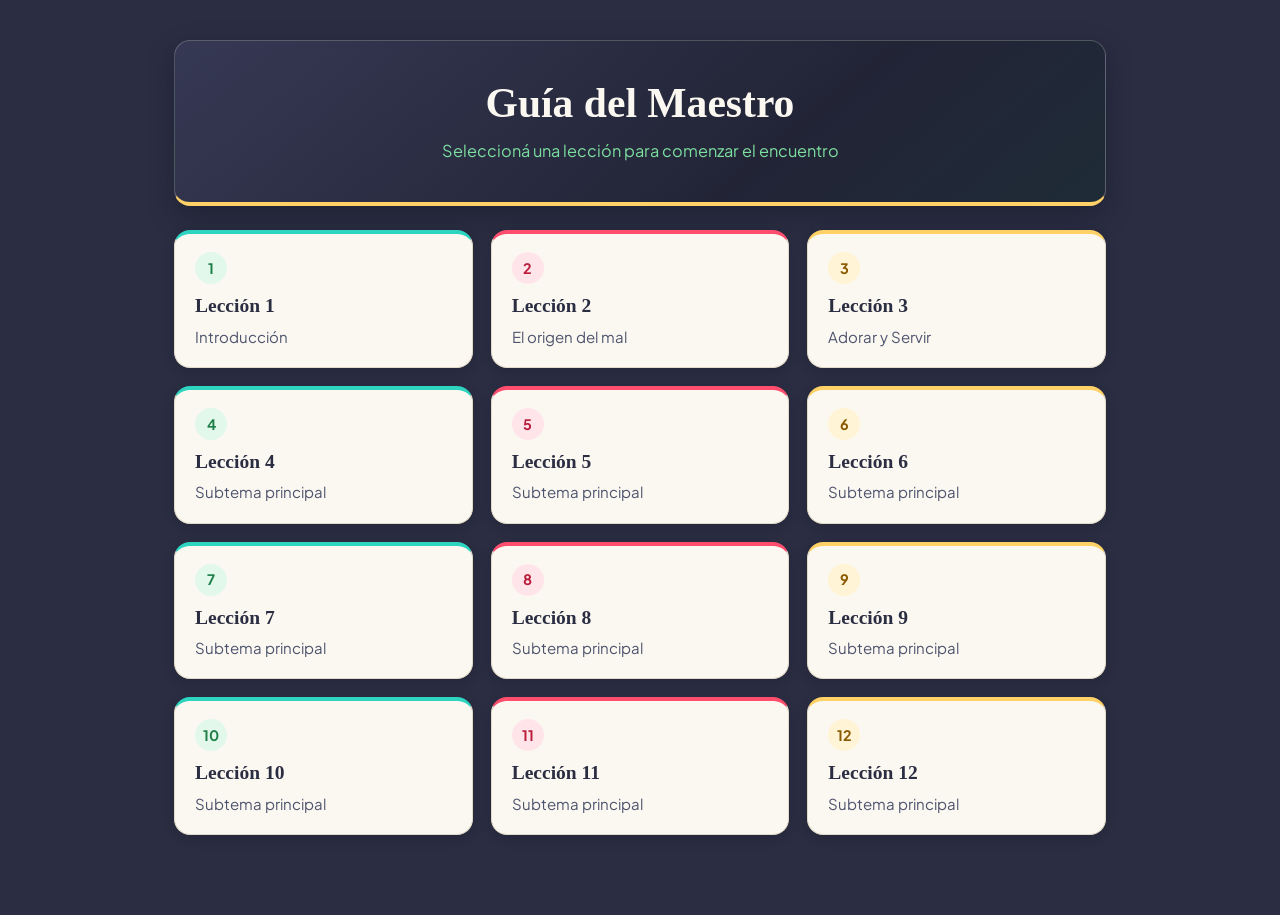
<file: index.html>
<!DOCTYPE html>
<html lang="es">
<head>
  <meta charset="UTF-8">
  <meta name="viewport" content="width=device-width, initial-scale=1.0">
  <title>Guía del Maestro - Discipulado</title>
  
  <link rel="preconnect" href="https://fonts.googleapis.com">
<link rel="preconnect" href="https://fonts.gstatic.com" crossorigin>
<link href="https://fonts.googleapis.com/css2?family=Fraunces:opsz,wght@9..144,400;9..144,500;9..144,600&family=Playfair+Display:wght@600;700&family=Plus+Jakarta+Sans:wght@600;700&display=swap" rel="stylesheet">
  <link rel="stylesheet" href="styles.css">
  <link rel="icon" type="image/png" sizes="32x32" href="icon.png">
<link rel="apple-touch-icon" sizes="180x180" href="icon.png">
</head>
<body>

  <main class="container">
    <header class="header-principal">
      <h1>Guía del Maestro</h1>
      <p>Seleccioná una lección para comenzar el encuentro</p>
    </header>

    <!-- Grilla de 12 casilleros -->
    <section class="grid-lecciones">
      <a href="leccion1.html" class="card-leccion">
        <span class="numero">1</span>
        <h2>Lección 1</h2>
        <span class="subtitulo">Introducción</span>
      </a>

      <a href="leccion2.html" class="card-leccion">
        <span class="numero">2</span>
        <h2>Lección 2</h2>
        <span class="subtitulo">El origen del mal</span>
      </a>

      <a href="leccion3.html" class="card-leccion">
        <span class="numero">3</span>
        <h2>Lección 3</h2>
        <span class="subtitulo">Adorar y Servir</span>
      </a>

      <a href="leccion4.html" class="card-leccion">
        <span class="numero">4</span>
        <h2>Lección 4</h2>
        <span class="subtitulo">Subtema principal</span>
      </a>

      <a href="leccion5.html" class="card-leccion">
        <span class="numero">5</span>
        <h2>Lección 5</h2>
        <span class="subtitulo">Subtema principal</span>
      </a>

      <a href="leccion6.html" class="card-leccion">
        <span class="numero">6</span>
        <h2>Lección 6</h2>
        <span class="subtitulo">Subtema principal</span>
      </a>

      <a href="leccion7.html" class="card-leccion">
        <span class="numero">7</span>
        <h2>Lección 7</h2>
        <span class="subtitulo">Subtema principal</span>
      </a>

      <a href="leccion8.html" class="card-leccion">
        <span class="numero">8</span>
        <h2>Lección 8</h2>
        <span class="subtitulo">Subtema principal</span>
      </a>

      <a href="leccion9.html" class="card-leccion">
        <span class="numero">9</span>
        <h2>Lección 9</h2>
        <span class="subtitulo">Subtema principal</span>
      </a>

      <a href="leccion10.html" class="card-leccion">
        <span class="numero">10</span>
        <h2>Lección 10</h2>
        <span class="subtitulo">Subtema principal</span>
      </a>

      <a href="leccion11.html" class="card-leccion">
        <span class="numero">11</span>
        <h2>Lección 11</h2>
        <span class="subtitulo">Subtema principal</span>
      </a>

      <a href="leccion12.html" class="card-leccion">
        <span class="numero">12</span>
        <h2>Lección 12</h2>
        <span class="subtitulo">Subtema principal</span>
      </a>
    </section>
  </main>

</body>
</html>
</file>
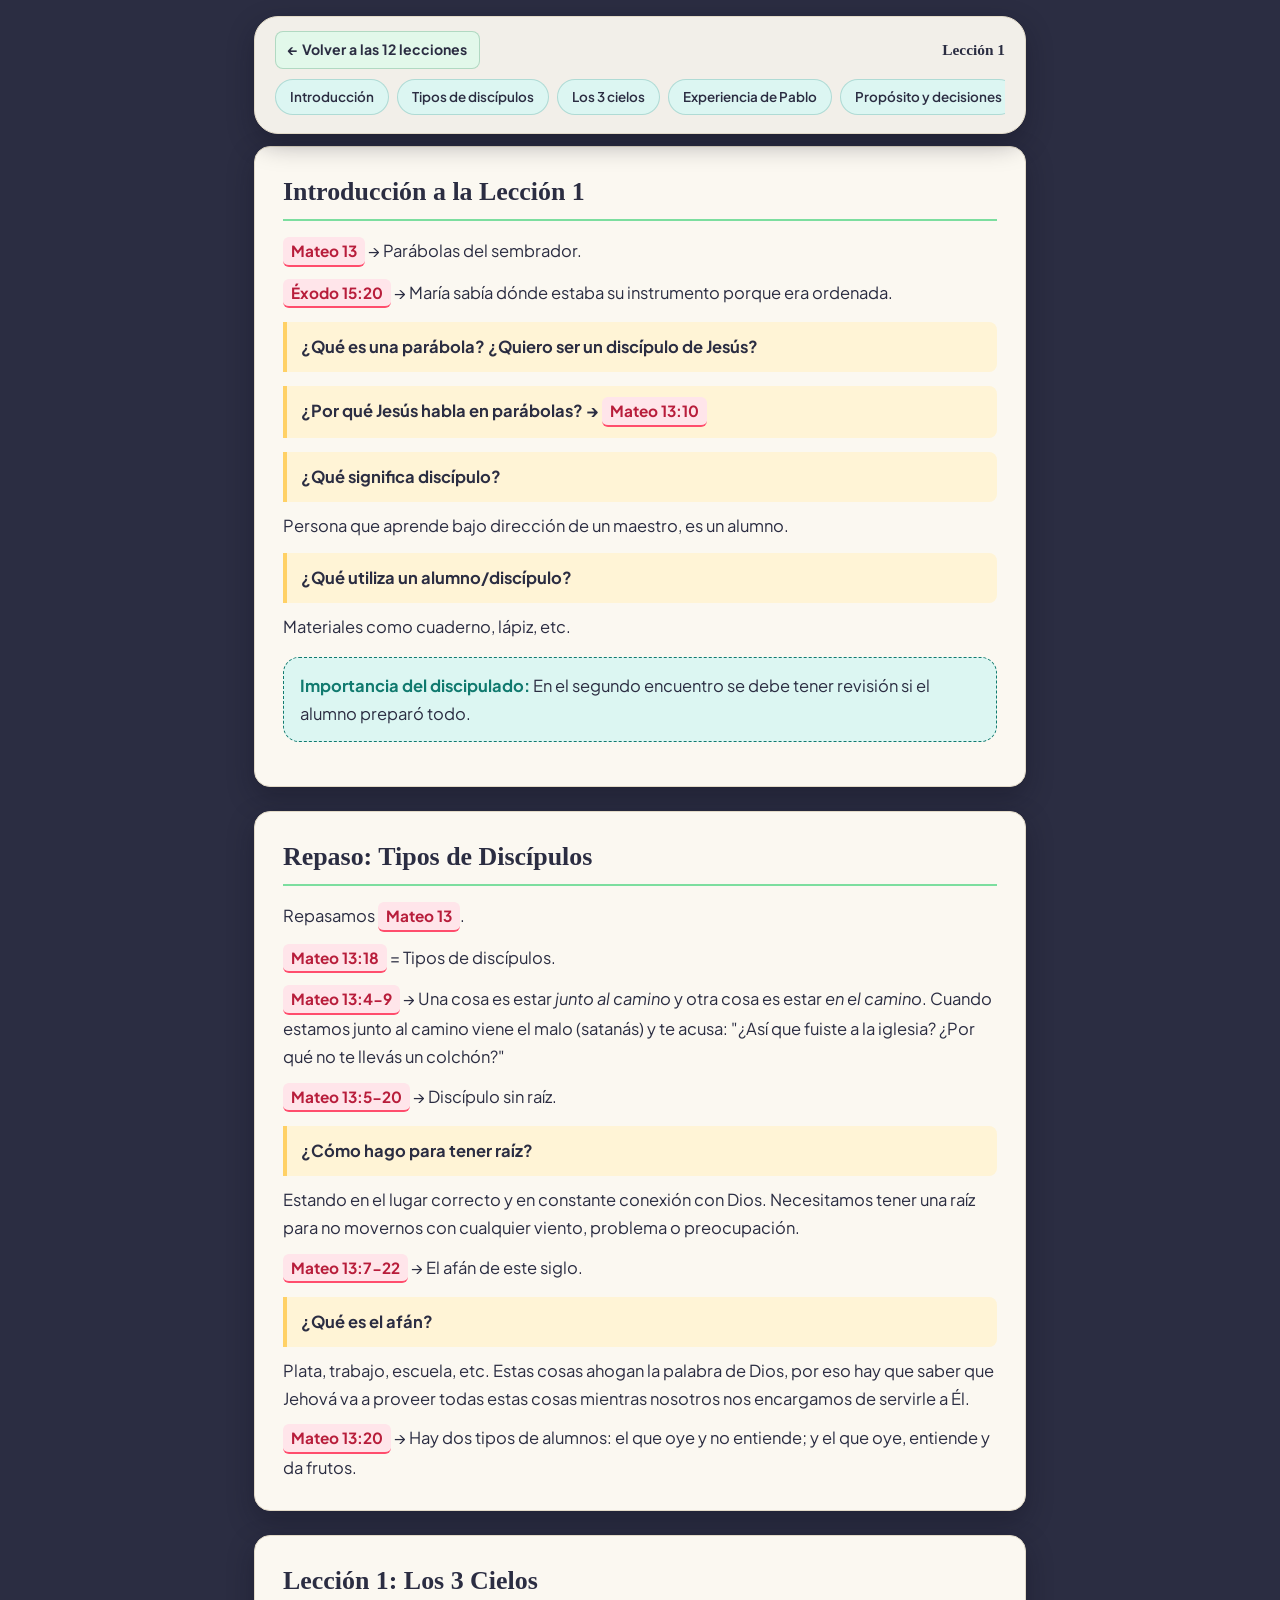
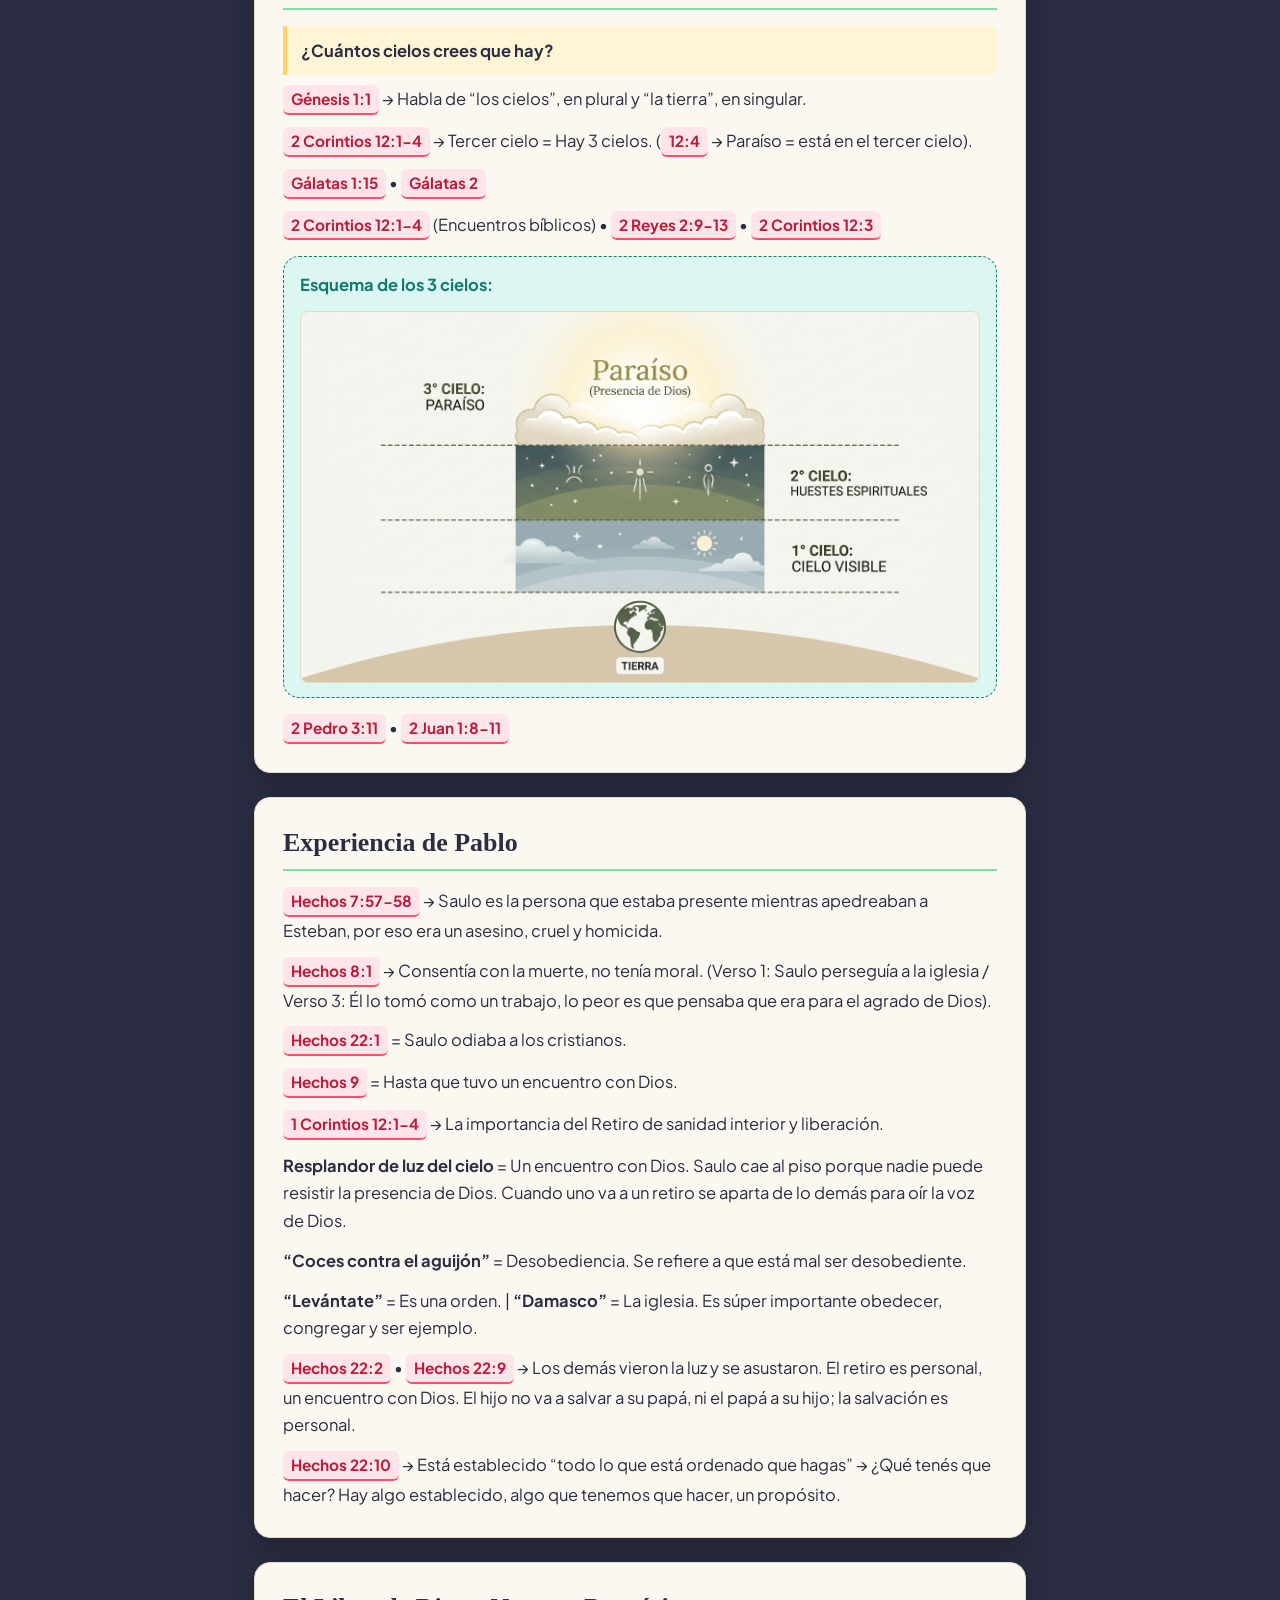
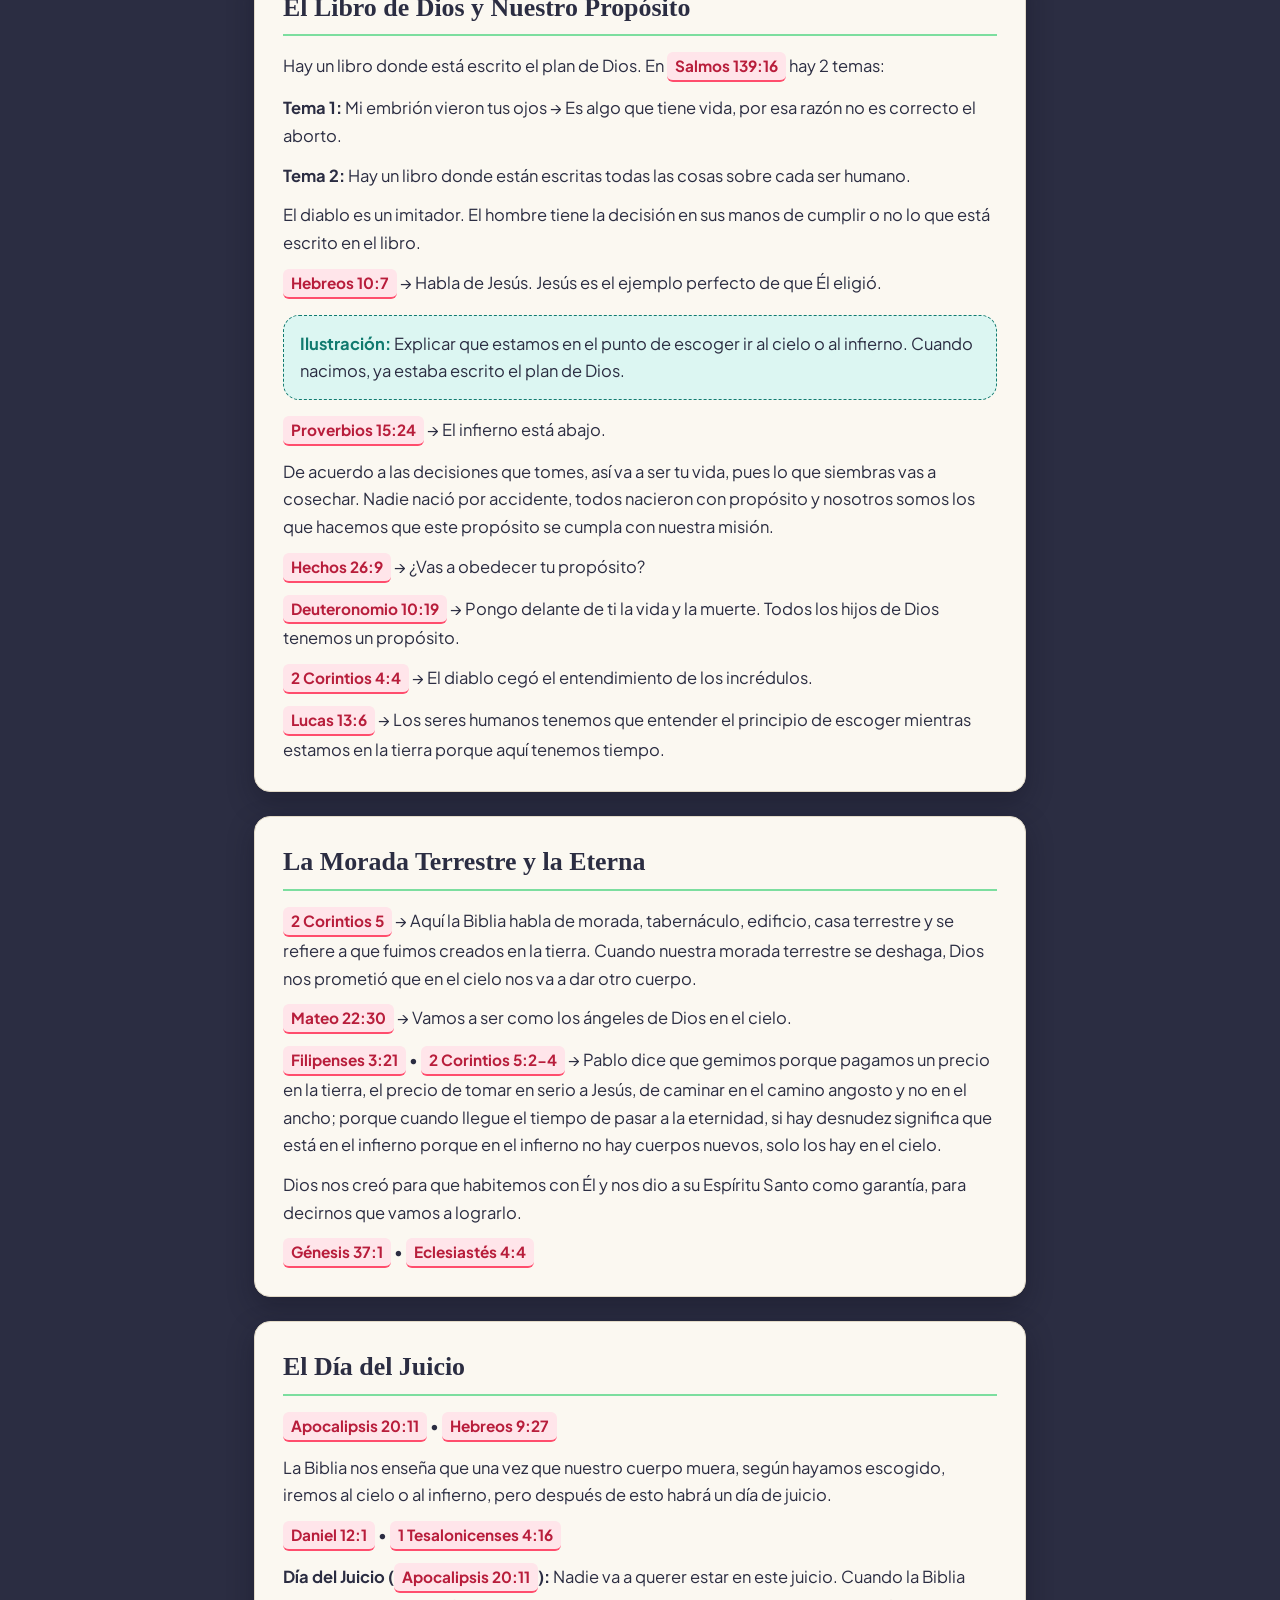
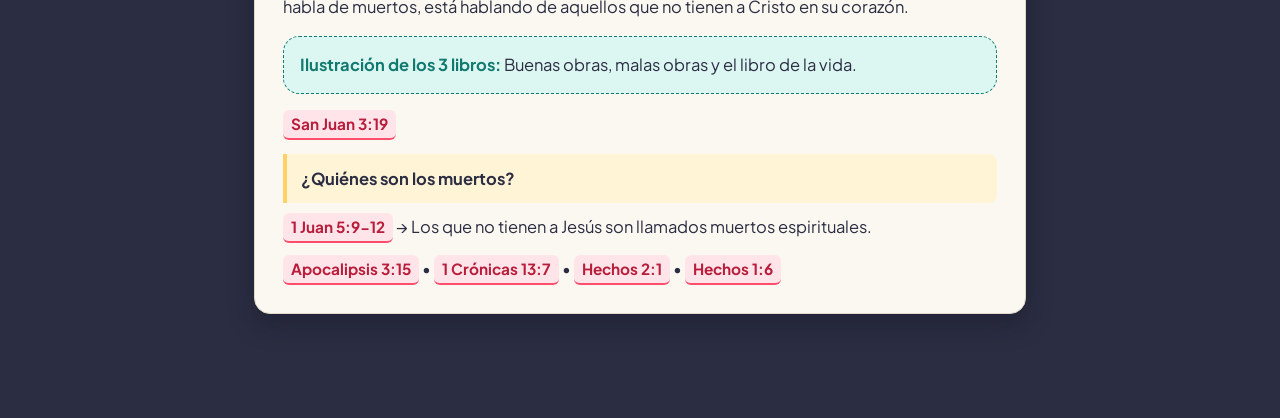
<file: leccion1.html>
<!DOCTYPE html>
<html lang="es">
<head>
  <meta charset="UTF-8">
  <meta name="viewport" content="width=device-width, initial-scale=1.0">
  <title>Lección 1 - Guía del Maestro</title>
  
<link rel="preconnect" href="https://fonts.googleapis.com">
<link rel="preconnect" href="https://fonts.gstatic.com" crossorigin>
<link href="https://fonts.googleapis.com/css2?family=Fraunces:opsz,wght@9..144,400;9..144,500;9..144,600&family=Playfair+Display:wght@600;700&family=Plus+Jakarta+Sans:wght@600;700&display=swap" rel="stylesheet">
  <link rel="stylesheet" href="styles.css">
  <link rel="icon" type="image/png" sizes="32x32" href="icon.png">
<link rel="apple-touch-icon" sizes="180x180" href="icon.png">
</head>
<body>

  <main class="leccion-container">
    
    <!-- Barra superior fija con navegación y subtemas -->
    <nav class="top-nav">
      <div class="nav-header">
        <a href="index.html" class="btn-volver">← Volver a las 12 lecciones</a>
        <span class="nav-titulo">Lección 1</span>
      </div>
      
      <div class="subtemas-bar">
        <a href="#intro" class="btn-subtema">Introducción</a>
        <a href="#tipos" class="btn-subtema">Tipos de discípulos</a>
        <a href="#cielos" class="btn-subtema">Los 3 cielos</a>
        <a href="#pablo" class="btn-subtema">Experiencia de Pablo</a>
        <a href="#proposito" class="btn-subtema">Propósito y decisiones</a>
        <a href="#morada" class="btn-subtema">Morada eterna</a>
        <a href="#juicio" class="btn-subtema">Día del Juicio</a>
      </div>
    </nav>

    <!-- BLOQUE 1: INTRODUCCIÓN -->
    <section id="intro" class="bloque-tema">
      <h2>Introducción a la Lección 1</h2>
      
      <p><a href="https://www.biblegateway.com/passage/?search=Mateo+13&version=RVR1960" target="_blank" rel="noopener noreferrer" class="cita">Mateo 13</a> → Parábolas del sembrador.</p>
      <p><a href="https://www.biblegateway.com/passage/?search=%C3%89xodo+15%3A20&version=RVR1960" target="_blank" rel="noopener noreferrer" class="cita">Éxodo 15:20</a> → María sabía dónde estaba su instrumento porque era ordenada.</p>

      <p class="pregunta">¿Qué es una parábola? ¿Quiero ser un discípulo de Jesús?</p>
      <p class="pregunta">¿Por qué Jesús habla en parábolas? → <a href="https://www.biblegateway.com/passage/?search=Mateo+13%3A10&version=RVR1960" target="_blank" rel="noopener noreferrer" class="cita">Mateo 13:10</a></p>

      <p class="pregunta">¿Qué significa discípulo?</p>
      <p>Persona que aprende bajo dirección de un maestro, es un alumno.</p>

      <p class="pregunta">¿Qué utiliza un alumno/discípulo?</p>
      <p>Materiales como cuaderno, lápiz, etc.</p>

      <div class="ilustracion-box">
        <strong>Importancia del discipulado:</strong> En el segundo encuentro se debe tener revisión si el alumno preparó todo.
      </div>
    </section>

    <!-- BLOQUE 2: TIPOS DE DISCÍPULOS -->
    <section id="tipos" class="bloque-tema">
      <h2>Repaso: Tipos de Discípulos</h2>
      
      <p>Repasamos <a href="https://www.biblegateway.com/passage/?search=Mateo+13&version=RVR1960" target="_blank" rel="noopener noreferrer" class="cita">Mateo 13</a>.</p>
      <p><a href="https://www.biblegateway.com/passage/?search=Mateo+13%3A18&version=RVR1960" target="_blank" rel="noopener noreferrer" class="cita">Mateo 13:18</a> = Tipos de discípulos.</p>

      <p><a href="https://www.biblegateway.com/passage/?search=Mateo+13%3A4-9&version=RVR1960" target="_blank" rel="noopener noreferrer" class="cita">Mateo 13:4-9</a> → Una cosa es estar <em>junto al camino</em> y otra cosa es estar <em>en el camino</em>. Cuando estamos junto al camino viene el malo (satanás) y te acusa: "¿Así que fuiste a la iglesia? ¿Por qué no te llevás un colchón?"</p>

      <p><a href="https://www.biblegateway.com/passage/?search=Mateo+13%3A5-20&version=RVR1960" target="_blank" rel="noopener noreferrer" class="cita">Mateo 13:5-20</a> → Discípulo sin raíz.</p>
      <p class="pregunta">¿Cómo hago para tener raíz?</p>
      <p>Estando en el lugar correcto y en constante conexión con Dios. Necesitamos tener una raíz para no movernos con cualquier viento, problema o preocupación.</p>

      <p><a href="https://www.biblegateway.com/passage/?search=Mateo+13%3A7-22&version=RVR1960" target="_blank" rel="noopener noreferrer" class="cita">Mateo 13:7-22</a> → El afán de este siglo.</p>
      <p class="pregunta">¿Qué es el afán?</p>
      <p>Plata, trabajo, escuela, etc. Estas cosas ahogan la palabra de Dios, por eso hay que saber que Jehová va a proveer todas estas cosas mientras nosotros nos encargamos de servirle a Él.</p>

      <p><a href="https://www.biblegateway.com/passage/?search=Mateo+13%3A20&version=RVR1960" target="_blank" rel="noopener noreferrer" class="cita">Mateo 13:20</a> → Hay dos tipos de alumnos: el que oye y no entiende; y el que oye, entiende y da frutos.</p>
    </section>

    <!-- BLOQUE 3: LOS 3 CIELOS -->
    <section id="cielos" class="bloque-tema">
      <h2>Lección 1: Los 3 Cielos</h2>
      
      <p class="pregunta">¿Cuántos cielos crees que hay?</p>
      <p><a href="https://www.biblegateway.com/passage/?search=G%C3%A9nesis+1%3A1&version=RVR1960" target="_blank" rel="noopener noreferrer" class="cita">Génesis 1:1</a> → Habla de “los cielos”, en plural y “la tierra”, en singular.</p>
      <p><a href="https://www.biblegateway.com/passage/?search=2+Corintios+12%3A1-4&version=RVR1960" target="_blank" rel="noopener noreferrer" class="cita">2 Corintios 12:1-4</a> → Tercer cielo = Hay 3 cielos. (<a href="https://www.biblegateway.com/passage/?search=2+Corintios+12%3A4&version=RVR1960" target="_blank" rel="noopener noreferrer" class="cita">12:4</a> → Paraíso = está en el tercer cielo).</p>
      
      <p>
        <a href="https://www.biblegateway.com/passage/?search=G%C3%A1latas+1%3A15&version=RVR1960" target="_blank" rel="noopener noreferrer" class="cita">Gálatas 1:15</a> • 
        <a href="https://www.biblegateway.com/passage/?search=G%C3%A1latas+2&version=RVR1960" target="_blank" rel="noopener noreferrer" class="cita">Gálatas 2</a>
      </p>
      <p>
        <a href="https://www.biblegateway.com/passage/?search=2+Corintios+12%3A1-4&version=RVR1960" target="_blank" rel="noopener noreferrer" class="cita">2 Corintios 12:1-4</a> (Encuentros bíblicos) • 
        <a href="https://www.biblegateway.com/passage/?search=2+Reyes+2%3A9-13&version=RVR1960" target="_blank" rel="noopener noreferrer" class="cita">2 Reyes 2:9-13</a> • 
        <a href="https://www.biblegateway.com/passage/?search=2+Corintios+12%3A3&version=RVR1960" target="_blank" rel="noopener noreferrer" class="cita">2 Corintios 12:3</a>
      </p>

            <div class="ilustracion-box">
        <strong>Esquema de los 3 cielos:</strong>
        <img src="3-cielos.jpg" alt="Esquema de los 3 cielos: Paraíso, Huestes, Cielo visible y Tierra" class="img-esquema">
      </div>

      <p>
        <a href="https://www.biblegateway.com/passage/?search=2+Pedro+3%3A11&version=RVR1960" target="_blank" rel="noopener noreferrer" class="cita">2 Pedro 3:11</a> • 
        <a href="https://www.biblegateway.com/passage/?search=2+Juan+1%3A8-11&version=RVR1960" target="_blank" rel="noopener noreferrer" class="cita">2 Juan 1:8-11</a>
      </p>
    </section>

    <!-- BLOQUE 4: EXPERIENCIA DE PABLO -->
    <section id="pablo" class="bloque-tema">
      <h2>Experiencia de Pablo</h2>
      
      <p><a href="https://www.biblegateway.com/passage/?search=Hechos+7%3A57-58&version=RVR1960" target="_blank" rel="noopener noreferrer" class="cita">Hechos 7:57-58</a> → Saulo es la persona que estaba presente mientras apedreaban a Esteban, por eso era un asesino, cruel y homicida.</p>
      <p><a href="https://www.biblegateway.com/passage/?search=Hechos+8%3A1&version=RVR1960" target="_blank" rel="noopener noreferrer" class="cita">Hechos 8:1</a> → Consentía con la muerte, no tenía moral. (Verso 1: Saulo perseguía a la iglesia / Verso 3: Él lo tomó como un trabajo, lo peor es que pensaba que era para el agrado de Dios).</p>
      <p><a href="https://www.biblegateway.com/passage/?search=Hechos+22%3A1&version=RVR1960" target="_blank" rel="noopener noreferrer" class="cita">Hechos 22:1</a> = Saulo odiaba a los cristianos.</p>
      <p><a href="https://www.biblegateway.com/passage/?search=Hechos+9&version=RVR1960" target="_blank" rel="noopener noreferrer" class="cita">Hechos 9</a> = Hasta que tuvo un encuentro con Dios.</p>

      <p><a href="https://www.biblegateway.com/passage/?search=1+Corintios+12%3A1-4&version=RVR1960" target="_blank" rel="noopener noreferrer" class="cita">1 Corintios 12:1-4</a> → La importancia del Retiro de sanidad interior y liberación.</p>
      <p><strong>Resplandor de luz del cielo</strong> = Un encuentro con Dios. Saulo cae al piso porque nadie puede resistir la presencia de Dios. Cuando uno va a un retiro se aparta de lo demás para oír la voz de Dios.</p>
      <p><strong>“Coces contra el aguijón”</strong> = Desobediencia. Se refiere a que está mal ser desobediente.</p>
      <p><strong>“Levántate”</strong> = Es una orden. | <strong>“Damasco”</strong> = La iglesia. Es súper importante obedecer, congregar y ser ejemplo.</p>

      <p>
        <a href="https://www.biblegateway.com/passage/?search=Hechos+22%3A2&version=RVR1960" target="_blank" rel="noopener noreferrer" class="cita">Hechos 22:2</a> • 
        <a href="https://www.biblegateway.com/passage/?search=Hechos+22%3A9&version=RVR1960" target="_blank" rel="noopener noreferrer" class="cita">Hechos 22:9</a> → Los demás vieron la luz y se asustaron. El retiro es personal, un encuentro con Dios. El hijo no va a salvar a su papá, ni el papá a su hijo; la salvación es personal.
      </p>
      <p><a href="https://www.biblegateway.com/passage/?search=Hechos+22%3A10&version=RVR1960" target="_blank" rel="noopener noreferrer" class="cita">Hechos 22:10</a> → Está establecido “todo lo que está ordenado que hagas” → ¿Qué tenés que hacer? Hay algo establecido, algo que tenemos que hacer, un propósito.</p>
    </section>

        <!-- BLOQUE 5: PROPÓSITO Y DECISIONES -->
    <section id="proposito" class="bloque-tema">
      <h2>El Libro de Dios y Nuestro Propósito</h2>
      
      <p>Hay un libro donde está escrito el plan de Dios. En <a href="https://www.biblegateway.com/passage/?search=Salmos+139%3A16&version=RVR1960" target="_blank" rel="noopener noreferrer" class="cita">Salmos 139:16</a> hay 2 temas:</p>
      <p><strong>Tema 1:</strong> Mi embrión vieron tus ojos → Es algo que tiene vida, por esa razón no es correcto el aborto.</p>
      <p><strong>Tema 2:</strong> Hay un libro donde están escritas todas las cosas sobre cada ser humano.</p>

      <p>El diablo es un imitador. El hombre tiene la decisión en sus manos de cumplir o no lo que está escrito en el libro.</p>
      <p><a href="https://www.biblegateway.com/passage/?search=Hebreos+10%3A7&version=RVR1960" target="_blank" rel="noopener noreferrer" class="cita">Hebreos 10:7</a> → Habla de Jesús. Jesús es el ejemplo perfecto de que Él eligió.</p>

      <div class="ilustracion-box">
        <strong>Ilustración:</strong> Explicar que estamos en el punto de escoger ir al cielo o al infierno. Cuando nacimos, ya estaba escrito el plan de Dios.
      </div>

      <p><a href="https://www.biblegateway.com/passage/?search=Proverbios+15%3A24&version=RVR1960" target="_blank" rel="noopener noreferrer" class="cita">Proverbios 15:24</a> → El infierno está abajo.</p>
      <p>De acuerdo a las decisiones que tomes, así va a ser tu vida, pues lo que siembras vas a cosechar. Nadie nació por accidente, todos nacieron con propósito y nosotros somos los que hacemos que este propósito se cumpla con nuestra misión.</p>

      <p><a href="https://www.biblegateway.com/passage/?search=Hechos+26%3A9&version=RVR1960" target="_blank" rel="noopener noreferrer" class="cita">Hechos 26:9</a> → ¿Vas a obedecer tu propósito?</p>
      <p><a href="https://www.biblegateway.com/passage/?search=Deuteronomio+10%3A19&version=RVR1960" target="_blank" rel="noopener noreferrer" class="cita">Deuteronomio 10:19</a> → Pongo delante de ti la vida y la muerte. Todos los hijos de Dios tenemos un propósito.</p>
      <p><a href="https://www.biblegateway.com/passage/?search=2+Corintios+4%3A4&version=RVR1960" target="_blank" rel="noopener noreferrer" class="cita">2 Corintios 4:4</a> → El diablo cegó el entendimiento de los incrédulos.</p>
      <p><a href="https://www.biblegateway.com/passage/?search=Lucas+13%3A6&version=RVR1960" target="_blank" rel="noopener noreferrer" class="cita">Lucas 13:6</a> → Los seres humanos tenemos que entender el principio de escoger mientras estamos en la tierra porque aquí tenemos tiempo.</p>
    </section>

    <!-- BLOQUE 6: MORADA ETERNA -->
    <section id="morada" class="bloque-tema">
      <h2>La Morada Terrestre y la Eterna</h2>
      
      <p><a href="https://www.biblegateway.com/passage/?search=2+Corintios+5&version=RVR1960" target="_blank" rel="noopener noreferrer" class="cita">2 Corintios 5</a> → Aquí la Biblia habla de morada, tabernáculo, edificio, casa terrestre y se refiere a que fuimos creados en la tierra. Cuando nuestra morada terrestre se deshaga, Dios nos prometió que en el cielo nos va a dar otro cuerpo.</p>
      <p><a href="https://www.biblegateway.com/passage/?search=Mateo+22%3A30&version=RVR1960" target="_blank" rel="noopener noreferrer" class="cita">Mateo 22:30</a> → Vamos a ser como los ángeles de Dios en el cielo.</p>
      <p><a href="https://www.biblegateway.com/passage/?search=Filipenses+3%3A21&version=RVR1960" target="_blank" rel="noopener noreferrer" class="cita">Filipenses 3:21</a> • <a href="https://www.biblegateway.com/passage/?search=2+Corintios+5%3A2-4&version=RVR1960" target="_blank" rel="noopener noreferrer" class="cita">2 Corintios 5:2-4</a> → Pablo dice que gemimos porque pagamos un precio en la tierra, el precio de tomar en serio a Jesús, de caminar en el camino angosto y no en el ancho; porque cuando llegue el tiempo de pasar a la eternidad, si hay desnudez significa que está en el infierno porque en el infierno no hay cuerpos nuevos, solo los hay en el cielo.</p>
      <p>Dios nos creó para que habitemos con Él y nos dio a su Espíritu Santo como garantía, para decirnos que vamos a lograrlo.</p>
      <p>
        <a href="https://www.biblegateway.com/passage/?search=G%C3%A9nesis+37%3A1&version=RVR1960" target="_blank" rel="noopener noreferrer" class="cita">Génesis 37:1</a> • 
        <a href="https://www.biblegateway.com/passage/?search=Eclesiast%C3%A9s+4%3A4&version=RVR1960" target="_blank" rel="noopener noreferrer" class="cita">Eclesiastés 4:4</a>
      </p>
    </section>

    <!-- BLOQUE 7: DÍA DEL JUICIO -->
    <section id="juicio" class="bloque-tema">
      <h2>El Día del Juicio</h2>
      
      <p><a href="https://www.biblegateway.com/passage/?search=Apocalipsis+20%3A11&version=RVR1960" target="_blank" rel="noopener noreferrer" class="cita">Apocalipsis 20:11</a> • <a href="https://www.biblegateway.com/passage/?search=Hebreos+9%3A27&version=RVR1960" target="_blank" rel="noopener noreferrer" class="cita">Hebreos 9:27</a></p>
      <p>La Biblia nos enseña que una vez que nuestro cuerpo muera, según hayamos escogido, iremos al cielo o al infierno, pero después de esto habrá un día de juicio.</p>
      <p>
        <a href="https://www.biblegateway.com/passage/?search=Daniel+12%3A1&version=RVR1960" target="_blank" rel="noopener noreferrer" class="cita">Daniel 12:1</a> • 
        <a href="https://www.biblegateway.com/passage/?search=1+Tesalonicenses+4%3A16&version=RVR1960" target="_blank" rel="noopener noreferrer" class="cita">1 Tesalonicenses 4:16</a>
      </p>

      <p><strong>Día del Juicio (<a href="https://www.biblegateway.com/passage/?search=Apocalipsis+20%3A11&version=RVR1960" target="_blank" rel="noopener noreferrer" class="cita">Apocalipsis 20:11</a>):</strong> Nadie va a querer estar en este juicio. Cuando la Biblia habla de muertos, está hablando de aquellos que no tienen a Cristo en su corazón.</p>

      <div class="ilustracion-box">
        <strong>Ilustración de los 3 libros:</strong> Buenas obras, malas obras y el libro de la vida.
      </div>

      <p><a href="https://www.biblegateway.com/passage/?search=Juan+3%3A19&version=RVR1960" target="_blank" rel="noopener noreferrer" class="cita">San Juan 3:19</a></p>
      <p class="pregunta">¿Quiénes son los muertos?</p>
      <p><a href="https://www.biblegateway.com/passage/?search=1+Juan+5%3A9-12&version=RVR1960" target="_blank" rel="noopener noreferrer" class="cita">1 Juan 5:9-12</a> → Los que no tienen a Jesús son llamados muertos espirituales.</p>

      <p>
        <a href="https://www.biblegateway.com/passage/?search=Apocalipsis+3%3A15&version=RVR1960" target="_blank" rel="noopener noreferrer" class="cita">Apocalipsis 3:15</a> • 
        <a href="https://www.biblegateway.com/passage/?search=1+Cr%C3%B3nicas+13%3A7&version=RVR1960" target="_blank" rel="noopener noreferrer" class="cita">1 Crónicas 13:7</a> • 
        <a href="https://www.biblegateway.com/passage/?search=Hechos+2%3A1&version=RVR1960" target="_blank" rel="noopener noreferrer" class="cita">Hechos 2:1</a> • 
        <a href="https://www.biblegateway.com/passage/?search=Hechos+1%3A6&version=RVR1960" target="_blank" rel="noopener noreferrer" class="cita">Hechos 1:6</a>
      </p>
    </section>

  </main>

</body>
</html>
</file>
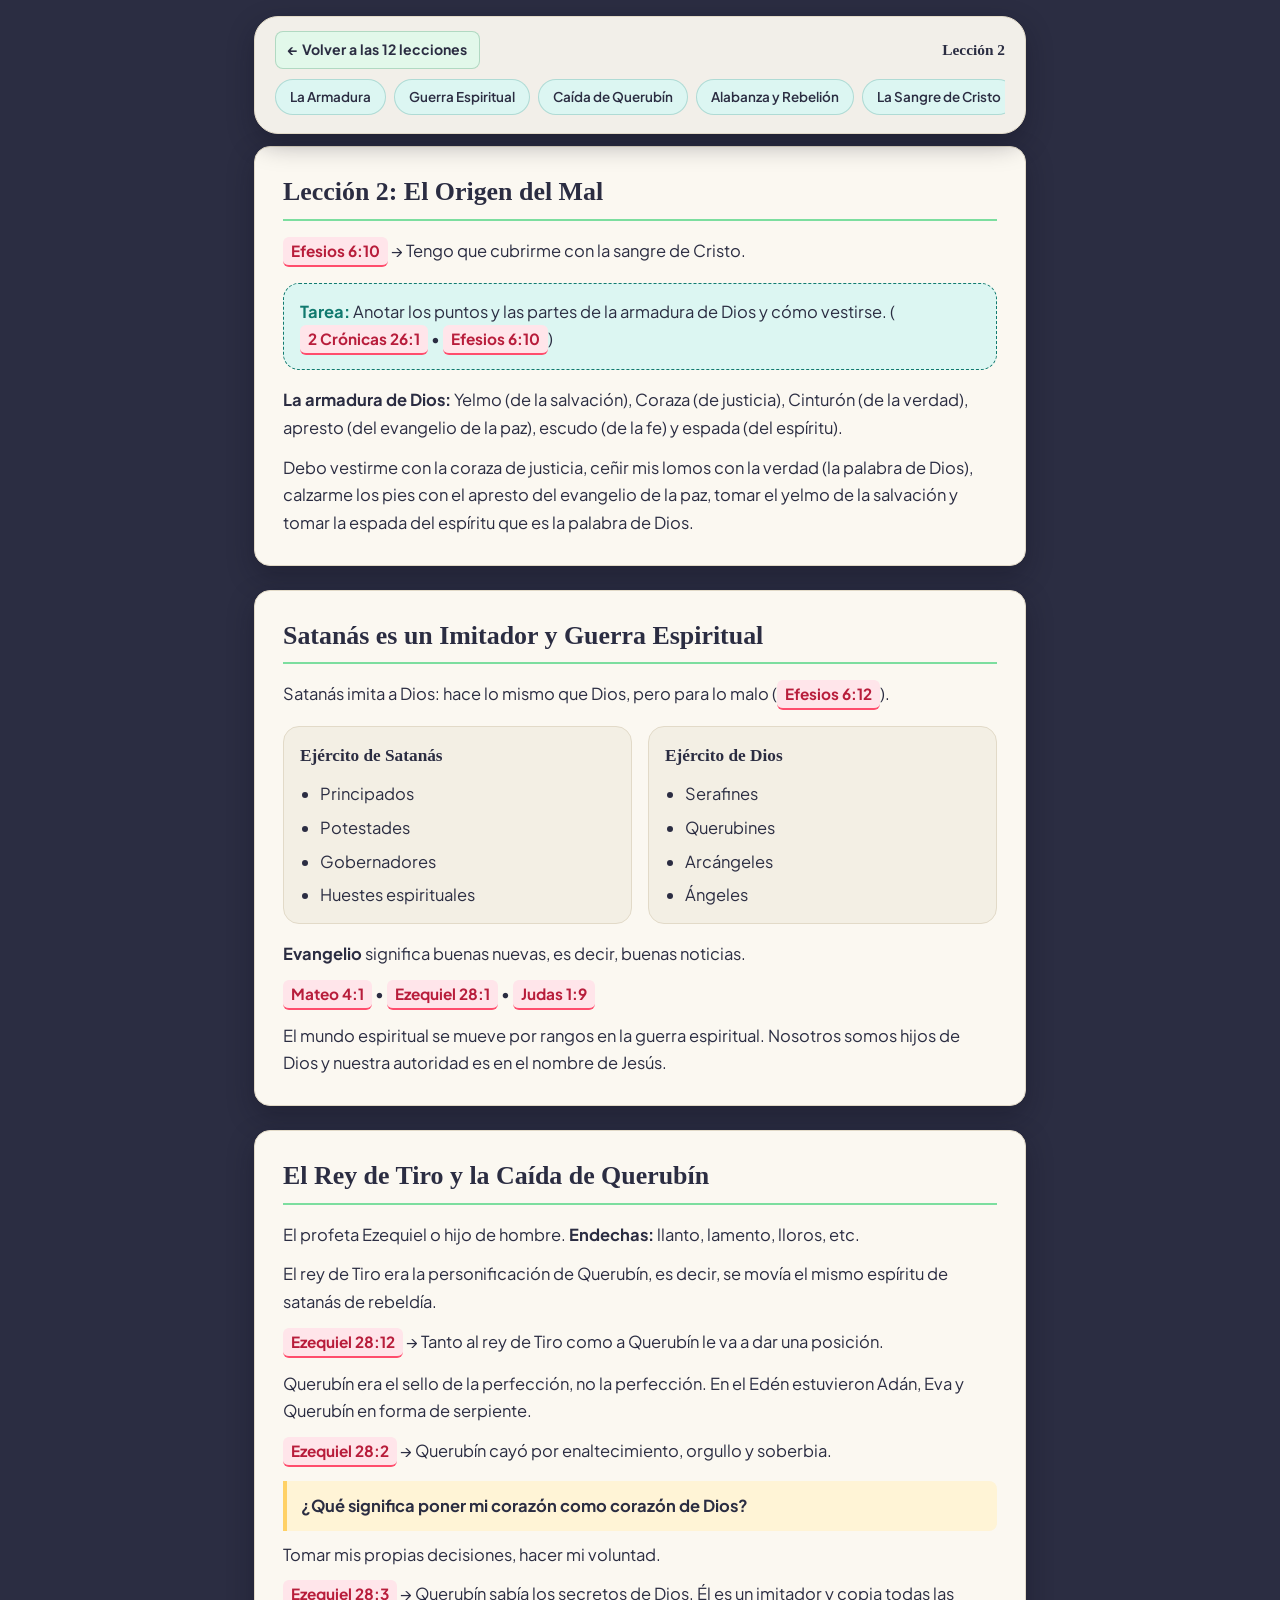
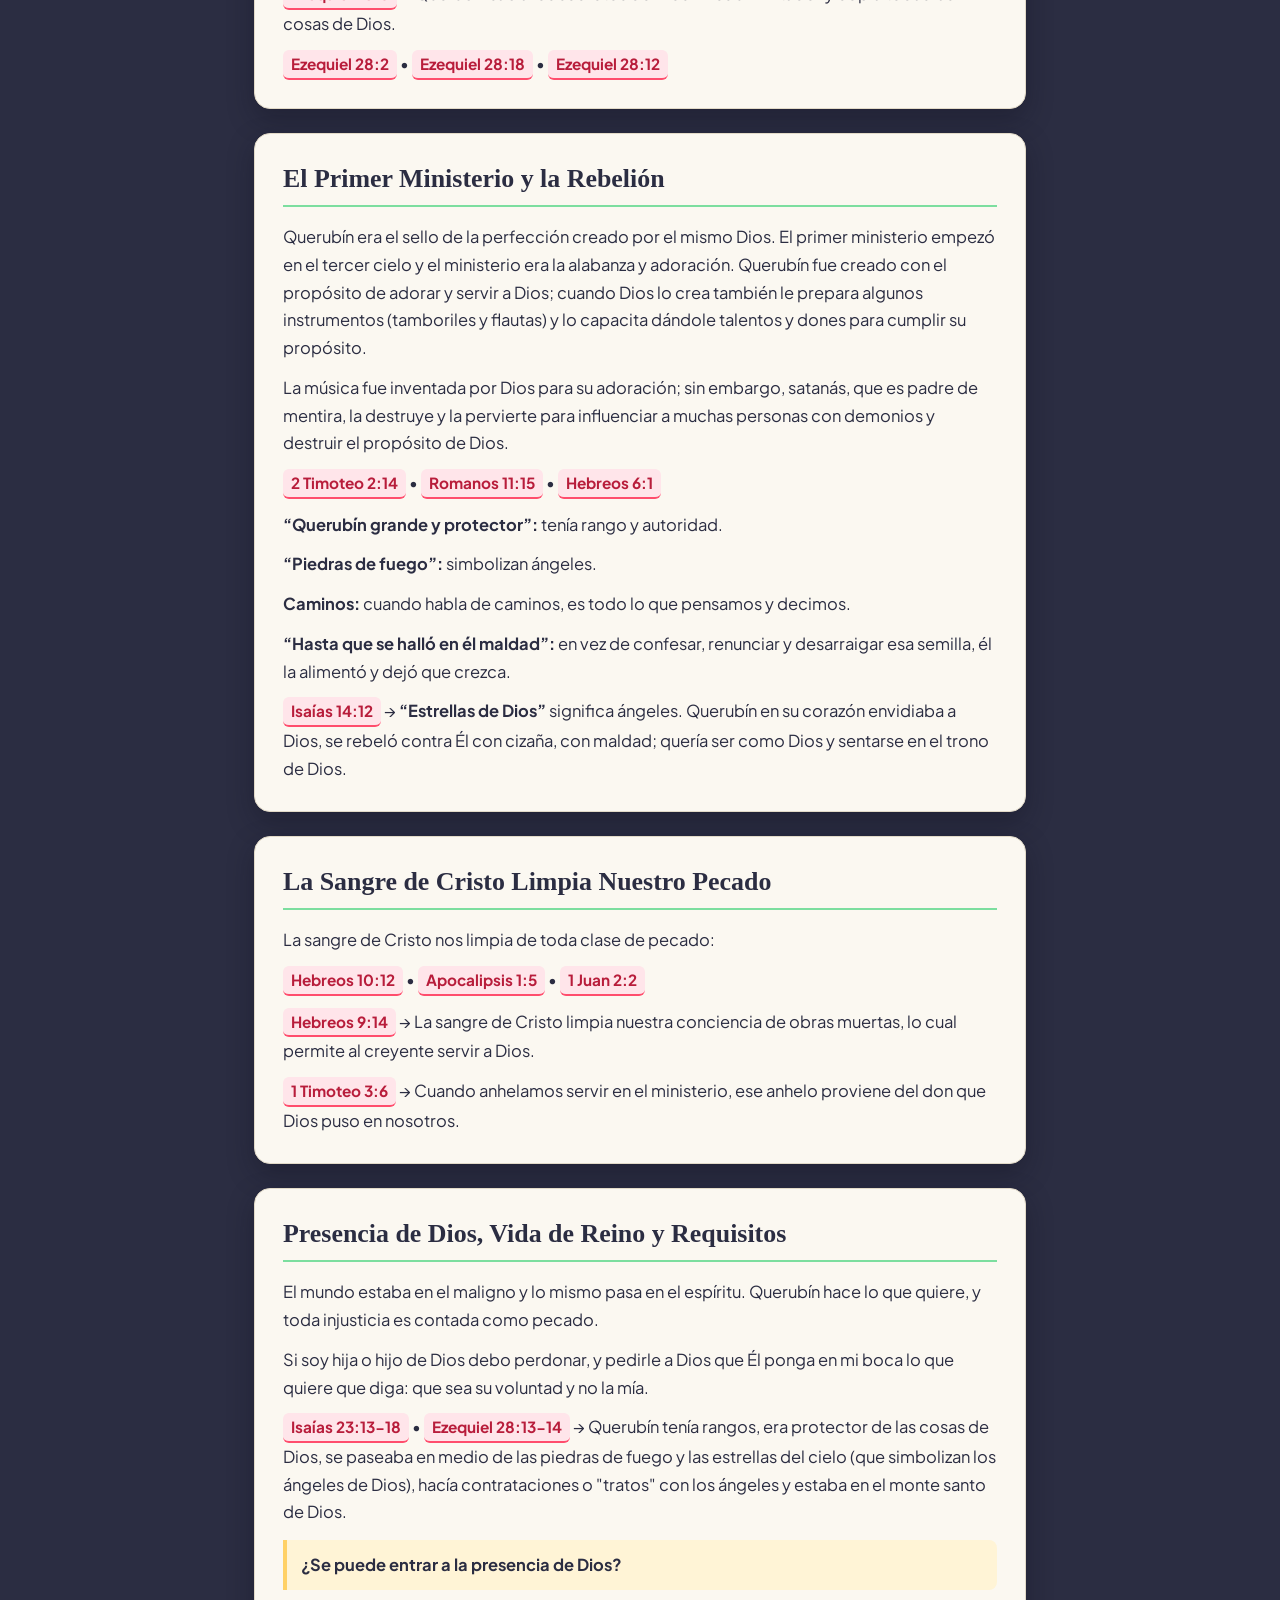
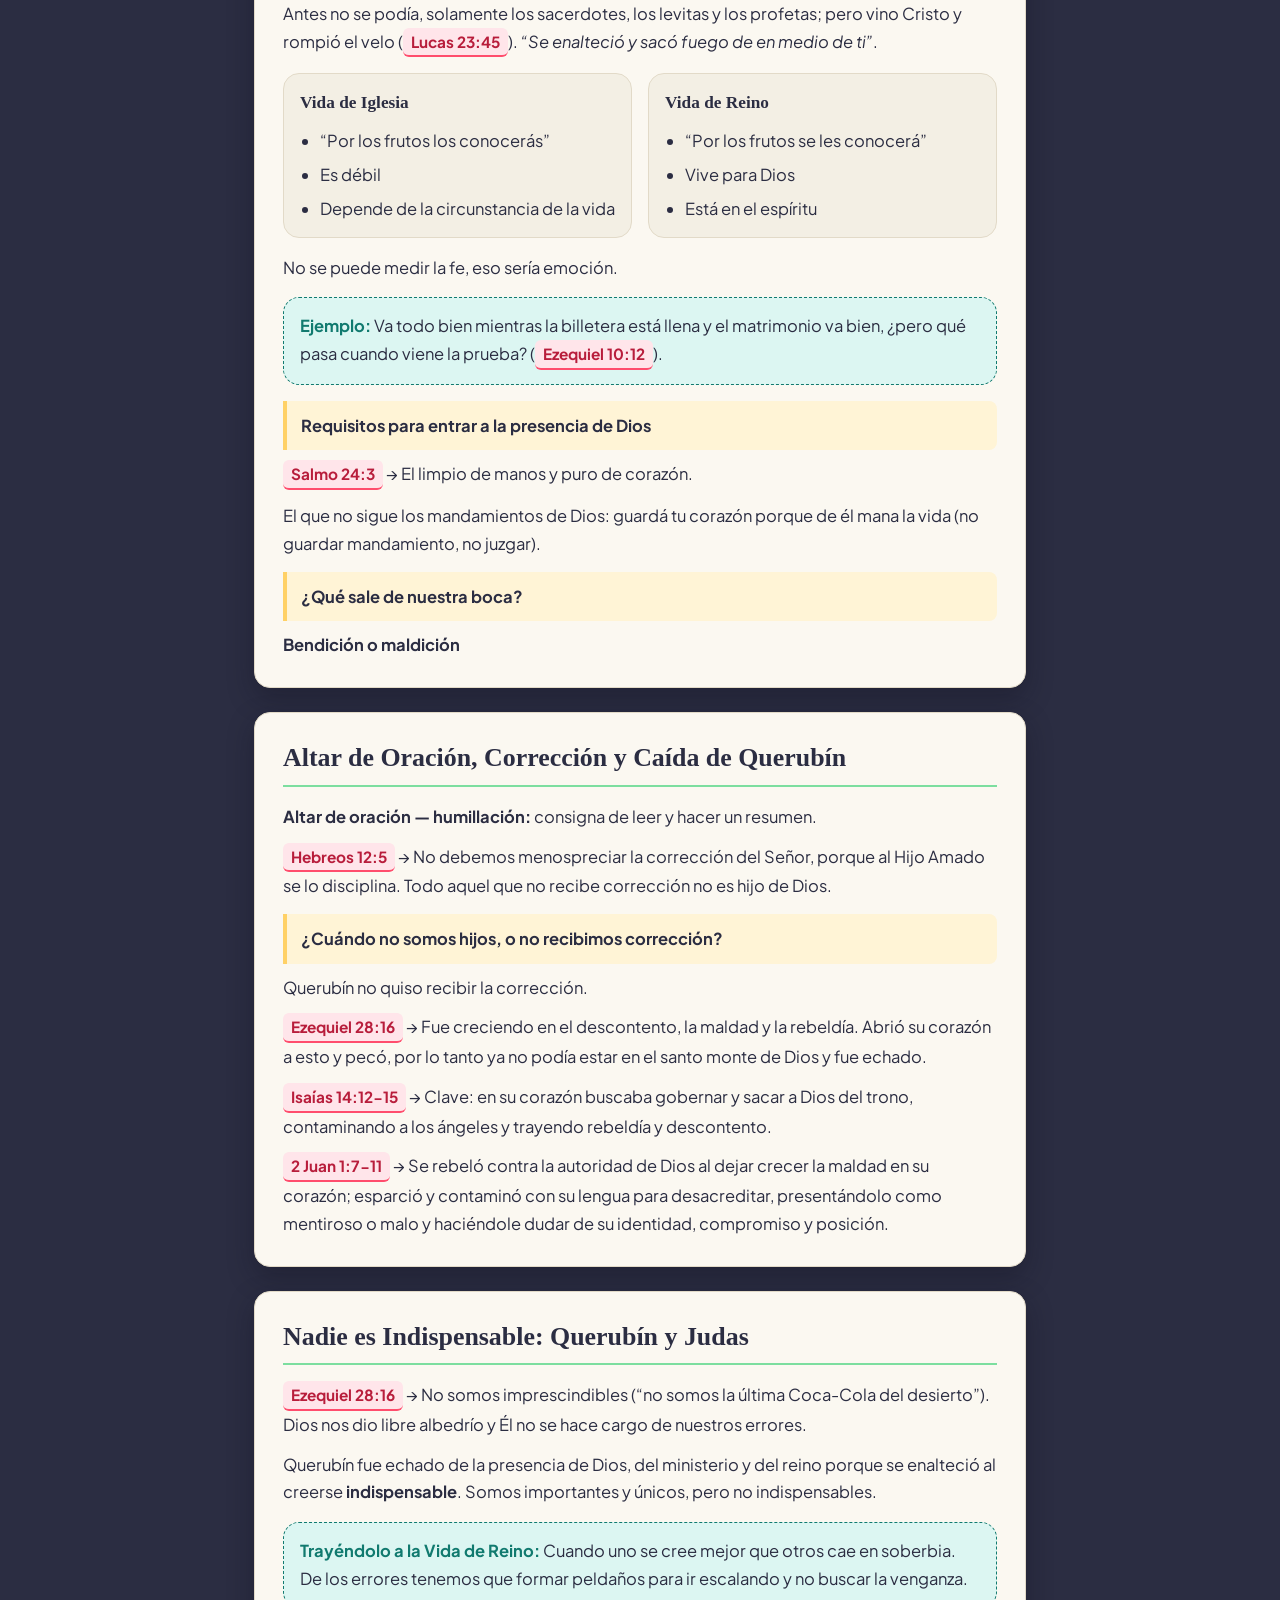
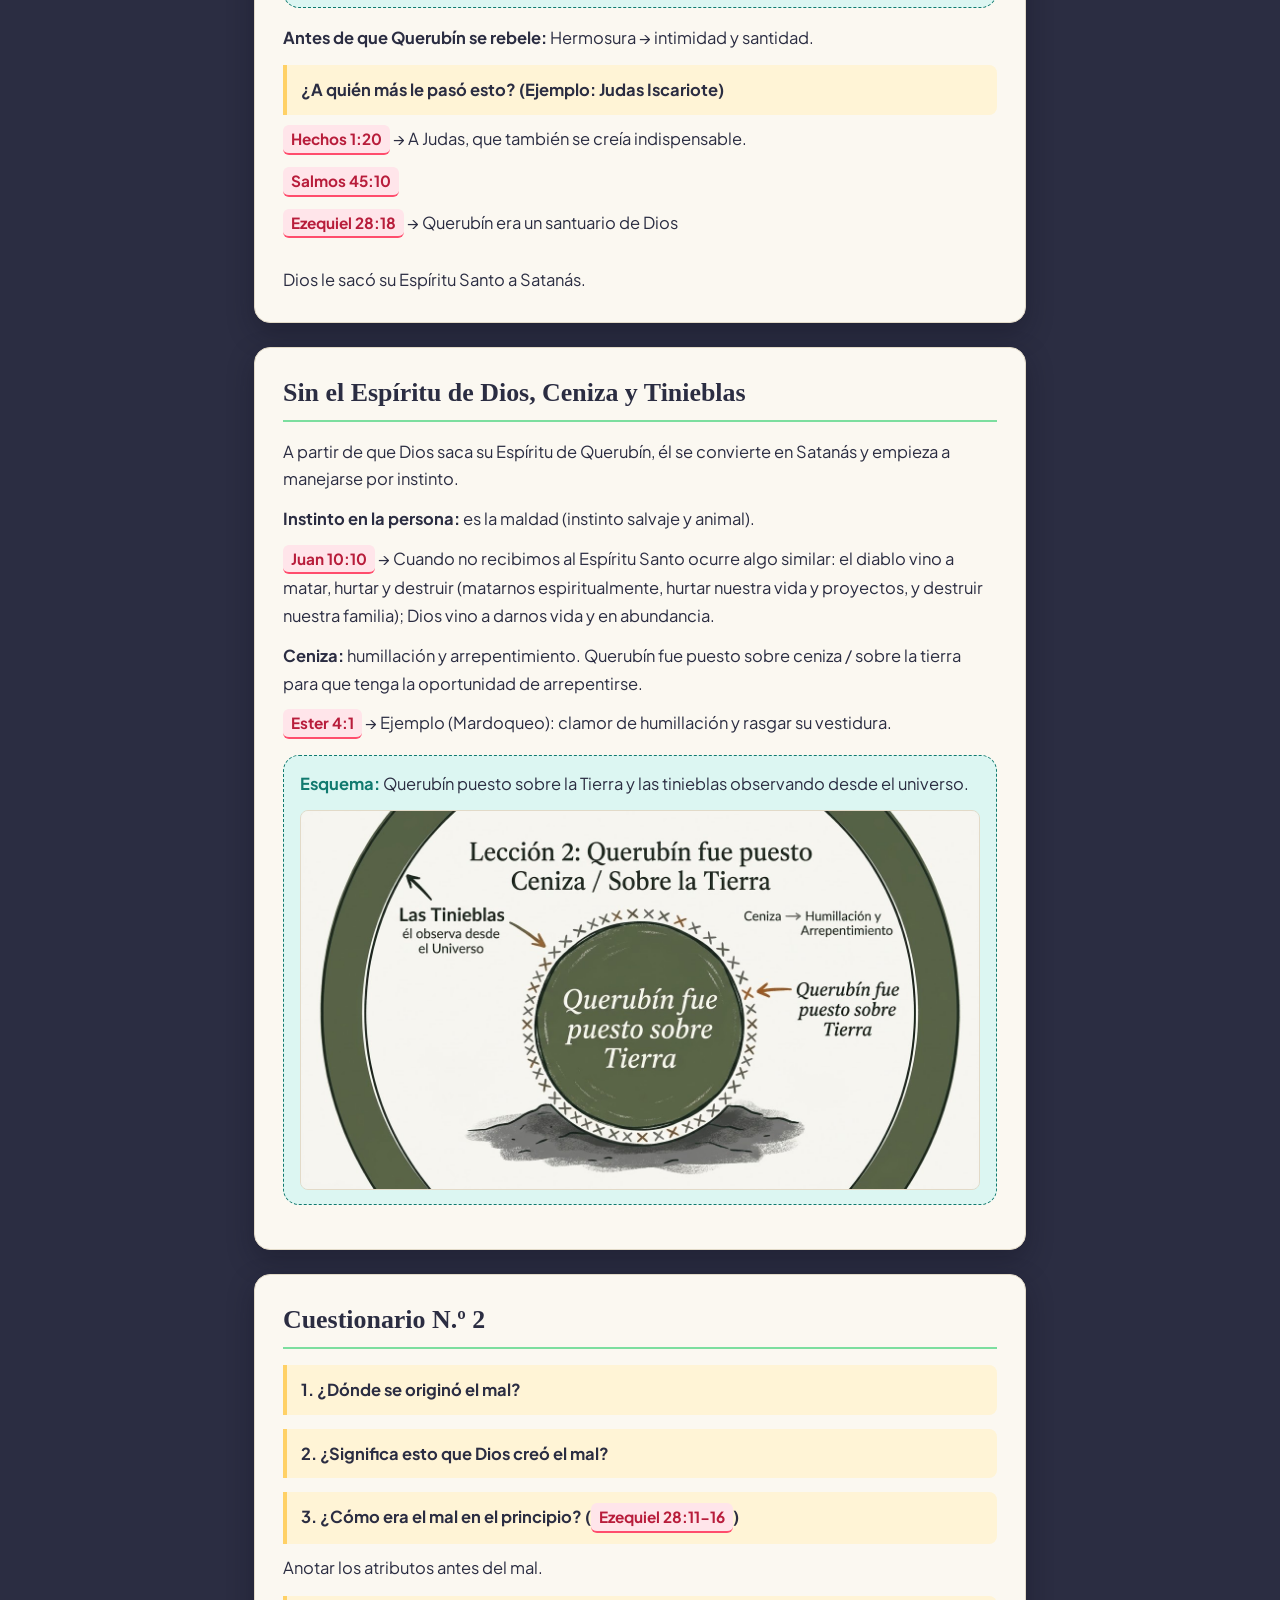
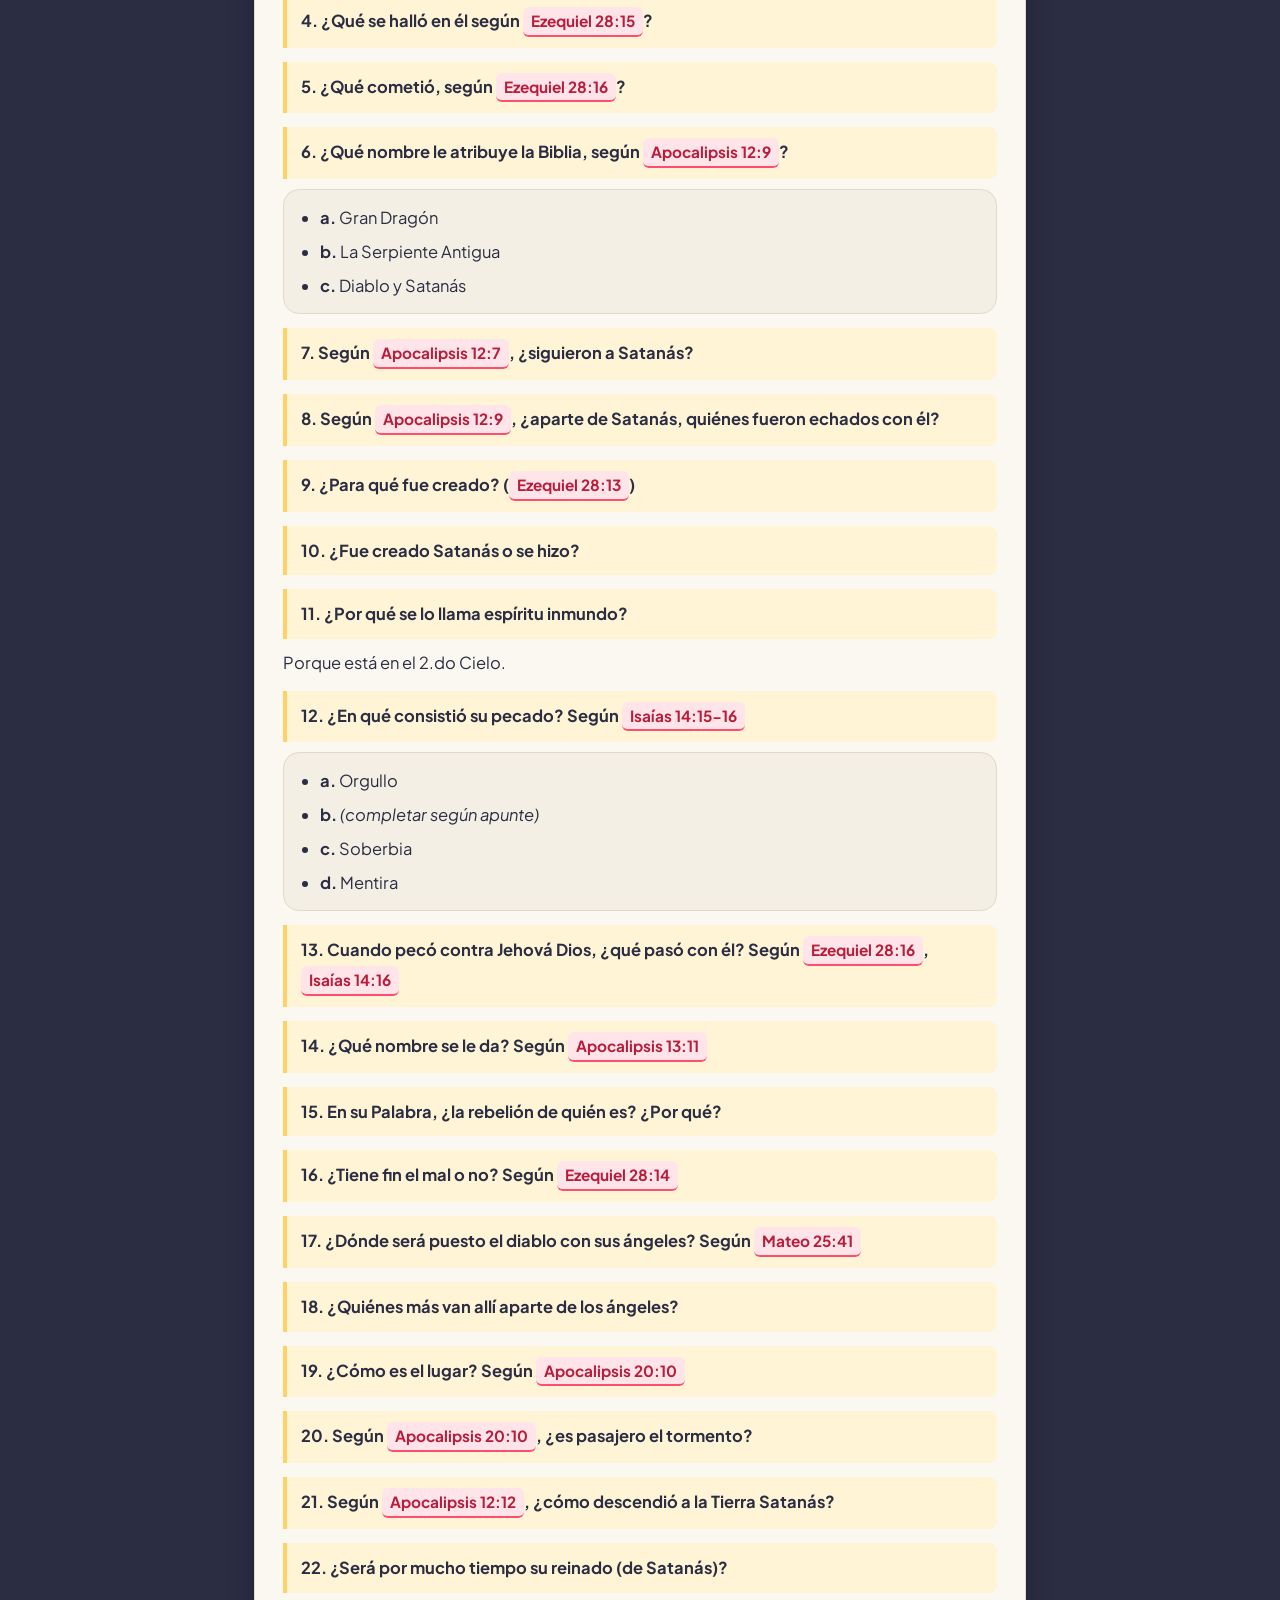
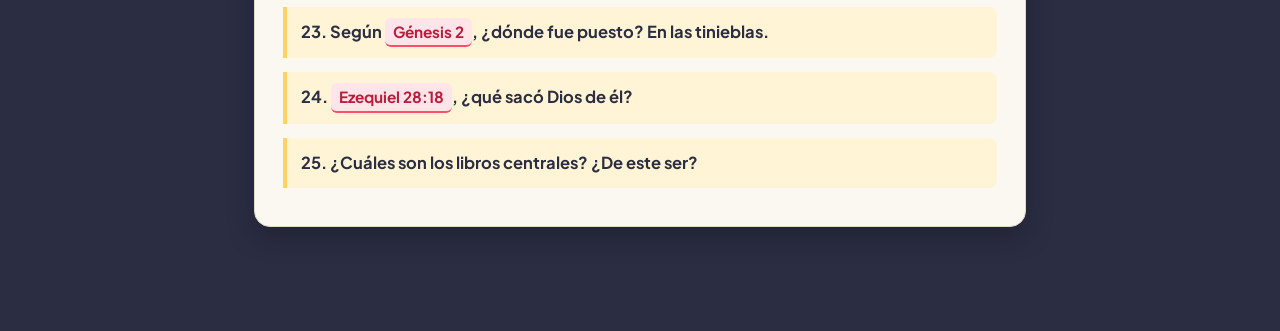
<file: leccion2.html>
<!DOCTYPE html>
<html lang="es">
<head>
  <meta charset="UTF-8">
  <meta name="viewport" content="width=device-width, initial-scale=1.0">
  <title>Lección 2: El origen del mal - Guía del Maestro</title>
  
  <link rel="preconnect" href="https://fonts.googleapis.com">
<link rel="preconnect" href="https://fonts.gstatic.com" crossorigin>
<link href="https://fonts.googleapis.com/css2?family=Fraunces:opsz,wght@9..144,400;9..144,500;9..144,600&family=Playfair+Display:wght@600;700&family=Plus+Jakarta+Sans:wght@600;700&display=swap" rel="stylesheet">
  
  <link rel="stylesheet" href="styles.css">
  <link rel="icon" type="image/png" sizes="32x32" href="icon.png">
<link rel="apple-touch-icon" sizes="180x180" href="icon.png">
</head>
<body>

  <main class="leccion-container">
    
    <!-- Barra superior fija con navegación y subtemas -->
    <nav class="top-nav">
      <div class="nav-header">
        <a href="index.html" class="btn-volver">← Volver a las 12 lecciones</a>
        <span class="nav-titulo">Lección 2</span>
      </div>
      
      <div class="subtemas-bar">
        <a href="#armadura" class="btn-subtema">La Armadura</a>
        <a href="#ejercitos" class="btn-subtema">Guerra Espiritual</a>
        <a href="#querubin" class="btn-subtema">Caída de Querubín</a>
        <a href="#alabanza" class="btn-subtema">Alabanza y Rebelión</a>
        <a href="#sangre" class="btn-subtema">La Sangre de Cristo</a>
        <a href="#presencia" class="btn-subtema">Presencia y Reino</a>
        <a href="#humillacion-caida" class="btn-subtema">Humillación y Caída</a>
        <a href="#indispensables" class="btn-subtema">No Somos Indispensables</a>
        <a href="#ceniza-tinieblas" class="btn-subtema">Ceniza y Tinieblas</a>
        <a href="#cuestionario" class="btn-subtema">Cuestionario</a>
      </div>
    </nav>

    <!-- BLOQUE 1: LA ARMADURA DE DIOS -->
    <section id="armadura" class="bloque-tema">
      <h2>Lección 2: El Origen del Mal</h2>
      
      <p><a href="https://www.biblegateway.com/passage/?search=Efesios+6%3A10&version=RVR1960" target="_blank" rel="noopener noreferrer" class="cita">Efesios 6:10</a> → Tengo que cubrirme con la sangre de Cristo.</p>

      <div class="ilustracion-box">
        <strong>Tarea:</strong> Anotar los puntos y las partes de la armadura de Dios y cómo vestirse. (<a href="https://www.biblegateway.com/passage/?search=2+Cr%C3%B3nicas+26%3A1&version=RVR1960" target="_blank" rel="noopener noreferrer" class="cita">2 Crónicas 26:1</a> • <a href="https://www.biblegateway.com/passage/?search=Efesios+6%3A10&version=RVR1960" target="_blank" rel="noopener noreferrer" class="cita">Efesios 6:10</a>)
      </div>

      <p><strong>La armadura de Dios:</strong> Yelmo (de la salvación), Coraza (de justicia), Cinturón (de la verdad), apresto (del evangelio de la paz), escudo (de la fe) y espada (del espíritu).</p>
      <p>Debo vestirme con la coraza de justicia, ceñir mis lomos con la verdad (la palabra de Dios), calzarme los pies con el apresto del evangelio de la paz, tomar el yelmo de la salvación y tomar la espada del espíritu que es la palabra de Dios.</p>
    </section>

    <!-- BLOQUE 2: GUERRA ESPIRITUAL Y EJÉRCITOS -->
    <section id="ejercitos" class="bloque-tema">
      <h2>Satanás es un Imitador y Guerra Espiritual</h2>
      
      <p>Satanás imita a Dios: hace lo mismo que Dios, pero para lo malo (<a href="https://www.biblegateway.com/passage/?search=Efesios+6%3A12&version=RVR1960" target="_blank" rel="noopener noreferrer" class="cita">Efesios 6:12</a>).</p>

      <div class="comparativa-grid">
        <div class="columna-lista">
          <h3>Ejército de Satanás</h3>
          <ul>
            <li>Principados</li>
            <li>Potestades</li>
            <li>Gobernadores</li>
            <li>Huestes espirituales</li>
          </ul>
        </div>
        <div class="columna-lista">
          <h3>Ejército de Dios</h3>
          <ul>
            <li>Serafines</li>
            <li>Querubines</li>
            <li>Arcángeles</li>
            <li>Ángeles</li>
          </ul>
        </div>
      </div>

      <p><strong>Evangelio</strong> significa buenas nuevas, es decir, buenas noticias.</p>
      <p>
        <a href="https://www.biblegateway.com/passage/?search=Mateo+4%3A1&version=RVR1960" target="_blank" rel="noopener noreferrer" class="cita">Mateo 4:1</a> • 
        <a href="https://www.biblegateway.com/passage/?search=Ezequiel+28%3A1&version=RVR1960" target="_blank" rel="noopener noreferrer" class="cita">Ezequiel 28:1</a> • 
        <a href="https://www.biblegateway.com/passage/?search=Judas+1%3A9&version=RVR1960" target="_blank" rel="noopener noreferrer" class="cita">Judas 1:9</a>
      </p>
      <p>El mundo espiritual se mueve por rangos en la guerra espiritual. Nosotros somos hijos de Dios y nuestra autoridad es en el nombre de Jesús.</p>
    </section>

    <!-- BLOQUE 3: CAÍDA DE QUERUBÍN -->
    <section id="querubin" class="bloque-tema">
      <h2>El Rey de Tiro y la Caída de Querubín</h2>
      
      <p>El profeta Ezequiel o hijo de hombre. <strong>Endechas:</strong> llanto, lamento, lloros, etc.</p>
      <p>El rey de Tiro era la personificación de Querubín, es decir, se movía el mismo espíritu de satanás de rebeldía.</p>
      <p><a href="https://www.biblegateway.com/passage/?search=Ezequiel+28%3A12&version=RVR1960" target="_blank" rel="noopener noreferrer" class="cita">Ezequiel 28:12</a> → Tanto al rey de Tiro como a Querubín le va a dar una posición.</p>
      <p>Querubín era el sello de la perfección, no la perfección. En el Edén estuvieron Adán, Eva y Querubín en forma de serpiente.</p>

      <p><a href="https://www.biblegateway.com/passage/?search=Ezequiel+28%3A2&version=RVR1960" target="_blank" rel="noopener noreferrer" class="cita">Ezequiel 28:2</a> → Querubín cayó por enaltecimiento, orgullo y soberbia.</p>

      <p class="pregunta">¿Qué significa poner mi corazón como corazón de Dios?</p>
      <p>Tomar mis propias decisiones, hacer mi voluntad.</p>

      <p><a href="https://www.biblegateway.com/passage/?search=Ezequiel+28%3A3&version=RVR1960" target="_blank" rel="noopener noreferrer" class="cita">Ezequiel 28:3</a> → Querubín sabía los secretos de Dios. Él es un imitador y copia todas las cosas de Dios.</p>
      <p>
        <a href="https://www.biblegateway.com/passage/?search=Ezequiel+28%3A2&version=RVR1960" target="_blank" rel="noopener noreferrer" class="cita">Ezequiel 28:2</a> • 
        <a href="https://www.biblegateway.com/passage/?search=Ezequiel+28%3A18&version=RVR1960" target="_blank" rel="noopener noreferrer" class="cita">Ezequiel 28:18</a> • 
        <a href="https://www.biblegateway.com/passage/?search=Ezequiel+28%3A12&version=RVR1960" target="_blank" rel="noopener noreferrer" class="cita">Ezequiel 28:12</a>
      </p>
    </section>

    <!-- BLOQUE 4: ALABANZA, MÚSICA Y REBELIÓN -->
    <section id="alabanza" class="bloque-tema">
      <h2>El Primer Ministerio y la Rebelión</h2>
      
      <p>Querubín era el sello de la perfección creado por el mismo Dios. El primer ministerio empezó en el tercer cielo y el ministerio era la alabanza y adoración. Querubín fue creado con el propósito de adorar y servir a Dios; cuando Dios lo crea también le prepara algunos instrumentos (tamboriles y flautas) y lo capacita dándole talentos y dones para cumplir su propósito.</p>
      <p>La música fue inventada por Dios para su adoración; sin embargo, satanás, que es padre de mentira, la destruye y la pervierte para influenciar a muchas personas con demonios y destruir el propósito de Dios.</p>

      <p>
        <a href="https://www.biblegateway.com/passage/?search=2+Timoteo+2%3A14&version=RVR1960" target="_blank" rel="noopener noreferrer" class="cita">2 Timoteo 2:14</a> • 
        <a href="https://www.biblegateway.com/passage/?search=Romanos+11%3A15&version=RVR1960" target="_blank" rel="noopener noreferrer" class="cita">Romanos 11:15</a> • 
        <a href="https://www.biblegateway.com/passage/?search=Hebreos+6%3A1&version=RVR1960" target="_blank" rel="noopener noreferrer" class="cita">Hebreos 6:1</a>
      </p>

      <p><strong>“Querubín grande y protector”:</strong> tenía rango y autoridad.</p>
      <p><strong>“Piedras de fuego”:</strong> simbolizan ángeles.</p>
      <p><strong>Caminos:</strong> cuando habla de caminos, es todo lo que pensamos y decimos.</p>
      <p><strong>“Hasta que se halló en él maldad”:</strong> en vez de confesar, renunciar y desarraigar esa semilla, él la alimentó y dejó que crezca.</p>

      <p><a href="https://www.biblegateway.com/passage/?search=Isa%C3%ADas+14%3A12&version=RVR1960" target="_blank" rel="noopener noreferrer" class="cita">Isaías 14:12</a> → <strong>“Estrellas de Dios”</strong> significa ángeles. Querubín en su corazón envidiaba a Dios, se rebeló contra Él con cizaña, con maldad; quería ser como Dios y sentarse en el trono de Dios.</p>
    </section>

    <!-- BLOQUE 5: LA SANGRE DE CRISTO -->
    <section id="sangre" class="bloque-tema">
      <h2>La Sangre de Cristo Limpia Nuestro Pecado</h2>
      
      <p>La sangre de Cristo nos limpia de toda clase de pecado:</p>
      <p>
        <a href="https://www.biblegateway.com/passage/?search=Hebreos+10%3A12&version=RVR1960" target="_blank" rel="noopener noreferrer" class="cita">Hebreos 10:12</a> • 
        <a href="https://www.biblegateway.com/passage/?search=Apocalipsis+1%3A5&version=RVR1960" target="_blank" rel="noopener noreferrer" class="cita">Apocalipsis 1:5</a> • 
        <a href="https://www.biblegateway.com/passage/?search=1+Juan+2%3A2&version=RVR1960" target="_blank" rel="noopener noreferrer" class="cita">1 Juan 2:2</a>
      </p>

      <p><a href="https://www.biblegateway.com/passage/?search=Hebreos+9%3A14&version=RVR1960" target="_blank" rel="noopener noreferrer" class="cita">Hebreos 9:14</a> → La sangre de Cristo limpia nuestra conciencia de obras muertas, lo cual permite al creyente servir a Dios.</p>
      <p><a href="https://www.biblegateway.com/passage/?search=1+Timoteo+3%3A6&version=RVR1960" target="_blank" rel="noopener noreferrer" class="cita">1 Timoteo 3:6</a> → Cuando anhelamos servir en el ministerio, ese anhelo proviene del don que Dios puso en nosotros.</p>
    </section>

    <section id="presencia" class="bloque-tema">
      <h2>Presencia de Dios, Vida de Reino y Requisitos</h2>

      <p>El mundo estaba en el maligno y lo mismo pasa en el espíritu. Querubín hace lo que quiere, y toda injusticia es contada como pecado.</p>
      <p>Si soy hija o hijo de Dios debo perdonar, y pedirle a Dios que Él ponga en mi boca lo que quiere que diga: que sea su voluntad y no la mía.</p>
      <p>
        <a href="https://www.biblegateway.com/passage/?search=Isa%C3%ADas+23%3A13-18&version=RVR1960" target="_blank" rel="noopener noreferrer" class="cita">Isaías 23:13-18</a> • 
        <a href="https://www.biblegateway.com/passage/?search=Ezequiel+28%3A13-14&version=RVR1960" target="_blank" rel="noopener noreferrer" class="cita">Ezequiel 28:13-14</a> → Querubín tenía rangos, era protector de las cosas de Dios, se paseaba en medio de las piedras de fuego y las estrellas del cielo (que simbolizan los ángeles de Dios), hacía contrataciones o "tratos" con los ángeles y estaba en el monte santo de Dios.
      </p>

      <p class="pregunta">¿Se puede entrar a la presencia de Dios?</p>
      <p>Antes no se podía, solamente los sacerdotes, los levitas y los profetas; pero vino Cristo y rompió el velo (<a href="https://www.biblegateway.com/passage/?search=Lucas+23%3A45&version=RVR1960" target="_blank" rel="noopener noreferrer" class="cita">Lucas 23:45</a>). <em>“Se enalteció y sacó fuego de en medio de ti”</em>.</p>

      <div class="comparativa-grid">
        <div class="columna-lista">
          <h3>Vida de Iglesia</h3>
          <ul>
            <li>“Por los frutos los conocerás”</li>
            <li>Es débil</li>
            <li>Depende de la circunstancia de la vida</li>
          </ul>
        </div>
        <div class="columna-lista">
          <h3>Vida de Reino</h3>
          <ul>
            <li>“Por los frutos se les conocerá”</li>
            <li>Vive para Dios</li>
            <li>Está en el espíritu</li>
          </ul>
        </div>
      </div>

      <p>No se puede medir la fe, eso sería emoción.</p>

      <div class="ilustracion-box">
        <strong>Ejemplo:</strong> Va todo bien mientras la billetera está llena y el matrimonio va bien, ¿pero qué pasa cuando viene la prueba? (<a href="https://www.biblegateway.com/passage/?search=Ezequiel+10%3A12&version=RVR1960" target="_blank" rel="noopener noreferrer" class="cita">Ezequiel 10:12</a>).
      </div>

      <p class="pregunta">Requisitos para entrar a la presencia de Dios</p>
      <p><a href="https://www.biblegateway.com/passage/?search=Salmo+24%3A3&version=RVR1960" target="_blank" rel="noopener noreferrer" class="cita">Salmo 24:3</a> → El limpio de manos y puro de corazón.</p>
      <p>El que no sigue los mandamientos de Dios: guardá tu corazón porque de él mana la vida (no guardar mandamiento, no juzgar).</p>

      <p class="pregunta">¿Qué sale de nuestra boca?</p>
      <p><strong>Bendición o maldición</strong></p>
    </section>

    <!-- BLOQUE 7: HUMILLACIÓN, CORRECCIÓN Y CAÍDA DE QUERUBÍN -->
    <section id="humillacion-caida" class="bloque-tema">
      <h2>Altar de Oración, Corrección y Caída de Querubín</h2>

      <p><strong>Altar de oración — humillación:</strong> consigna de leer y hacer un resumen.</p>

      <p><a href="https://www.biblegateway.com/passage/?search=Hebreos+12%3A5&version=RVR1960" target="_blank" rel="noopener noreferrer" class="cita">Hebreos 12:5</a> → No debemos menospreciar la corrección del Señor, porque al Hijo Amado se lo disciplina. Todo aquel que no recibe corrección no es hijo de Dios.</p>
      <p class="pregunta">¿Cuándo no somos hijos, o no recibimos corrección?</p>
      <p>Querubín no quiso recibir la corrección.</p>

      <p><a href="https://www.biblegateway.com/passage/?search=Ezequiel+28%3A16&version=RVR1960" target="_blank" rel="noopener noreferrer" class="cita">Ezequiel 28:16</a> → Fue creciendo en el descontento, la maldad y la rebeldía. Abrió su corazón a esto y pecó, por lo tanto ya no podía estar en el santo monte de Dios y fue echado.</p>

      <p><a href="https://www.biblegateway.com/passage/?search=Isa%C3%ADas+14%3A12-15&version=RVR1960" target="_blank" rel="noopener noreferrer" class="cita">Isaías 14:12-15</a> → Clave: en su corazón buscaba gobernar y sacar a Dios del trono, contaminando a los ángeles y trayendo rebeldía y descontento.</p>

      <p><a href="https://www.biblegateway.com/passage/?search=2+Juan+1%3A7-11&version=RVR1960" target="_blank" rel="noopener noreferrer" class="cita">2 Juan 1:7-11</a> → Se rebeló contra la autoridad de Dios al dejar crecer la maldad en su corazón; esparció y contaminó con su lengua para desacreditar, presentándolo como mentiroso o malo y haciéndole dudar de su identidad, compromiso y posición.</p>
    </section>

    <!-- BLOQUE 8: NO SOMOS INDISPENSABLES Y EL EJEMPLO DE JUDAS -->
    <section id="indispensables" class="bloque-tema">
      <h2>Nadie es Indispensable: Querubín y Judas</h2>

      <p><a href="https://www.biblegateway.com/passage/?search=Ezequiel+28%3A16&version=RVR1960" target="_blank" rel="noopener noreferrer" class="cita">Ezequiel 28:16</a> → No somos imprescindibles (“no somos la última Coca-Cola del desierto”). Dios nos dio libre albedrío y Él no se hace cargo de nuestros errores.</p>
      <p>Querubín fue echado de la presencia de Dios, del ministerio y del reino porque se enalteció al creerse <strong>indispensable</strong>. Somos importantes y únicos, pero no indispensables.</p>

      <div class="ilustracion-box">
        <strong>Trayéndolo a la Vida de Reino:</strong> Cuando uno se cree mejor que otros cae en soberbia. De los errores tenemos que formar peldaños para ir escalando y no buscar la venganza.
      </div>

      <p><strong>Antes de que Querubín se rebele:</strong> Hermosura → intimidad y santidad.</p>

      <p class="pregunta">¿A quién más le pasó esto? (Ejemplo: Judas Iscariote)</p>
      <p><a href="https://www.biblegateway.com/passage/?search=Hechos+1%3A20&version=RVR1960" target="_blank" rel="noopener noreferrer" class="cita">Hechos 1:20</a> → A Judas, que también se creía indispensable.</p>
      <p><a href="https://www.biblegateway.com/passage/?search=Salmos+45%3A10&version=RVR1960" target="_blank" rel="noopener noreferrer" class="cita">Salmos 45:10</a></p>
      <p><a href="https://www.biblegateway.com/passage/?search=Ezequiel+28%3A18&version=RVR1960" target="_blank" rel="noopener noreferrer" class="cita">Ezequiel 28:18</a> → Querubín era un santuario de Dios <br><br>  Dios le sacó su Espíritu Santo a Satanás.</p>
    </section>

    <!-- BLOQUE 9: SIN ESPÍRITU, CENIZA Y TINIEBLAS -->
    <section id="ceniza-tinieblas" class="bloque-tema">
      <h2>Sin el Espíritu de Dios, Ceniza y Tinieblas</h2>

      <p>A partir de que Dios saca su Espíritu de Querubín, él se convierte en Satanás y empieza a manejarse por instinto.</p>
      <p><strong>Instinto en la persona:</strong> es la maldad (instinto salvaje y animal).</p>

      <p><a href="https://www.biblegateway.com/passage/?search=Juan+10%3A10&version=RVR1960" target="_blank" rel="noopener noreferrer" class="cita">Juan 10:10</a> → Cuando no recibimos al Espíritu Santo ocurre algo similar: el diablo vino a matar, hurtar y destruir (matarnos espiritualmente, hurtar nuestra vida y proyectos, y destruir nuestra familia); Dios vino a darnos vida y en abundancia.</p>

      <p><strong>Ceniza:</strong> humillación y arrepentimiento. Querubín fue puesto sobre ceniza / sobre la tierra para que tenga la oportunidad de arrepentirse.</p>

      <p><a href="https://www.biblegateway.com/passage/?search=Ester+4%3A1&version=RVR1960" target="_blank" rel="noopener noreferrer" class="cita">Ester 4:1</a> → Ejemplo (Mardoqueo): clamor de humillación y rasgar su vestidura.</p>

      <div class="ilustracion-box">
        <strong>Esquema:</strong> Querubín puesto sobre la Tierra y las tinieblas observando desde el universo.
        <img src="ceniza-tinieblas.jpg" alt="Esquema de Querubín sobre la Tierra y las tinieblas" class="img-esquema">
      </div>
    </section>

    <!-- BLOQUE 10: CUESTIONARIO N.º 2 -->
    <section id="cuestionario" class="bloque-tema">
      <h2>Cuestionario N.º 2</h2>

      <p class="pregunta">1. ¿Dónde se originó el mal?</p>

      <p class="pregunta">2. ¿Significa esto que Dios creó el mal?</p>

      <p class="pregunta">3. ¿Cómo era el mal en el principio? (<a href="https://www.biblegateway.com/passage/?search=Ezequiel+28%3A11-16&version=RVR1960" target="_blank" rel="noopener noreferrer" class="cita">Ezequiel 28:11-16</a>)</p>
      <p>Anotar los atributos antes del mal.</p>

      <p class="pregunta">4. ¿Qué se halló en él según <a href="https://www.biblegateway.com/passage/?search=Ezequiel+28%3A15&version=RVR1960" target="_blank" rel="noopener noreferrer" class="cita">Ezequiel 28:15</a>?</p>

      <p class="pregunta">5. ¿Qué cometió, según <a href="https://www.biblegateway.com/passage/?search=Ezequiel+28%3A16&version=RVR1960" target="_blank" rel="noopener noreferrer" class="cita">Ezequiel 28:16</a>?</p>

      <p class="pregunta">6. ¿Qué nombre le atribuye la Biblia, según <a href="https://www.biblegateway.com/passage/?search=Apocalipsis+12%3A9&version=RVR1960" target="_blank" rel="noopener noreferrer" class="cita">Apocalipsis 12:9</a>?</p>
      <div class="columna-lista">
        <ul>
          <li><strong>a.</strong> Gran Dragón</li>
          <li><strong>b.</strong> La Serpiente Antigua</li>
          <li><strong>c.</strong> Diablo y Satanás</li>
        </ul>
      </div>

      <p class="pregunta">7. Según <a href="https://www.biblegateway.com/passage/?search=Apocalipsis+12%3A7&version=RVR1960" target="_blank" rel="noopener noreferrer" class="cita">Apocalipsis 12:7</a>, ¿siguieron a Satanás?</p>

      <p class="pregunta">8. Según <a href="https://www.biblegateway.com/passage/?search=Apocalipsis+12%3A9&version=RVR1960" target="_blank" rel="noopener noreferrer" class="cita">Apocalipsis 12:9</a>, ¿aparte de Satanás, quiénes fueron echados con él?</p>

      <p class="pregunta">9. ¿Para qué fue creado? (<a href="https://www.biblegateway.com/passage/?search=Ezequiel+28%3A13&version=RVR1960" target="_blank" rel="noopener noreferrer" class="cita">Ezequiel 28:13</a>)</p>

      <p class="pregunta">10. ¿Fue creado Satanás o se hizo?</p>

      <p class="pregunta">11. ¿Por qué se lo llama espíritu inmundo?</p>
      <p>Porque está en el 2.do Cielo.</p>

      <p class="pregunta">12. ¿En qué consistió su pecado? Según <a href="https://www.biblegateway.com/passage/?search=Isa%C3%ADas+14%3A15-16&version=RVR1960" target="_blank" rel="noopener noreferrer" class="cita">Isaías 14:15-16</a></p>
      <div class="columna-lista">
        <ul>
          <li><strong>a.</strong> Orgullo</li>
          <li><strong>b.</strong> <em>(completar según apunte)</em></li>
          <li><strong>c.</strong> Soberbia</li>
          <li><strong>d.</strong> Mentira</li>
        </ul>
      </div>

      <p class="pregunta">13. Cuando pecó contra Jehová Dios, ¿qué pasó con él? Según <a href="https://www.biblegateway.com/passage/?search=Ezequiel+28%3A16&version=RVR1960" target="_blank" rel="noopener noreferrer" class="cita">Ezequiel 28:16</a>, <a href="https://www.biblegateway.com/passage/?search=Isa%C3%ADas+14%3A16&version=RVR1960" target="_blank" rel="noopener noreferrer" class="cita">Isaías 14:16</a></p>
      
      <p class="pregunta">14. ¿Qué nombre se le da? Según <a href="https://www.biblegateway.com/passage/?search=Apocalipsis+13%3A11&version=RVR1960" target="_blank" rel="noopener noreferrer" class="cita">Apocalipsis 13:11</a></p>

      <p class="pregunta">15. En su Palabra, ¿la rebelión de quién es? ¿Por qué?</p>

      <p class="pregunta">16. ¿Tiene fin el mal o no? Según <a href="https://www.biblegateway.com/passage/?search=Ezequiel+28%3A14&version=RVR1960" target="_blank" rel="noopener noreferrer" class="cita">Ezequiel 28:14</a></p>

      <p class="pregunta">17. ¿Dónde será puesto el diablo con sus ángeles? Según <a href="https://www.biblegateway.com/passage/?search=Mateo+25%3A41&version=RVR1960" target="_blank" rel="noopener noreferrer" class="cita">Mateo 25:41</a></p>

      <p class="pregunta">18. ¿Quiénes más van allí aparte de los ángeles?</p>

      <p class="pregunta">19. ¿Cómo es el lugar? Según <a href="https://www.biblegateway.com/passage/?search=Apocalipsis+20%3A10&version=RVR1960" target="_blank" rel="noopener noreferrer" class="cita">Apocalipsis 20:10</a></p>

      <p class="pregunta">20. Según <a href="https://www.biblegateway.com/passage/?search=Apocalipsis+20%3A10&version=RVR1960" target="_blank" rel="noopener noreferrer" class="cita">Apocalipsis 20:10</a>, ¿es pasajero el tormento?</p>

      <p class="pregunta">21. Según <a href="https://www.biblegateway.com/passage/?search=Apocalipsis+12%3A12&version=RVR1960" target="_blank" rel="noopener noreferrer" class="cita">Apocalipsis 12:12</a>, ¿cómo descendió a la Tierra Satanás?</p>

      <p class="pregunta">22. ¿Será por mucho tiempo su reinado (de Satanás)?</p>

      <p class="pregunta">23. Según <a href="https://www.biblegateway.com/passage/?search=G%C3%A9nesis+2&version=RVR1960" target="_blank" rel="noopener noreferrer" class="cita">Génesis 2</a>, ¿dónde fue puesto? En las tinieblas.</p>
    
      <p class="pregunta">24. <a href="https://www.biblegateway.com/passage/?search=Ezequiel+28%3A18&version=RVR1960" target="_blank" rel="noopener noreferrer" class="cita">Ezequiel 28:18</a>, ¿qué sacó Dios de él?</p>

      <p class="pregunta">25. ¿Cuáles son los libros centrales? ¿De este ser?</p>
    </section>

  </main>

</body>
</html>
</file>
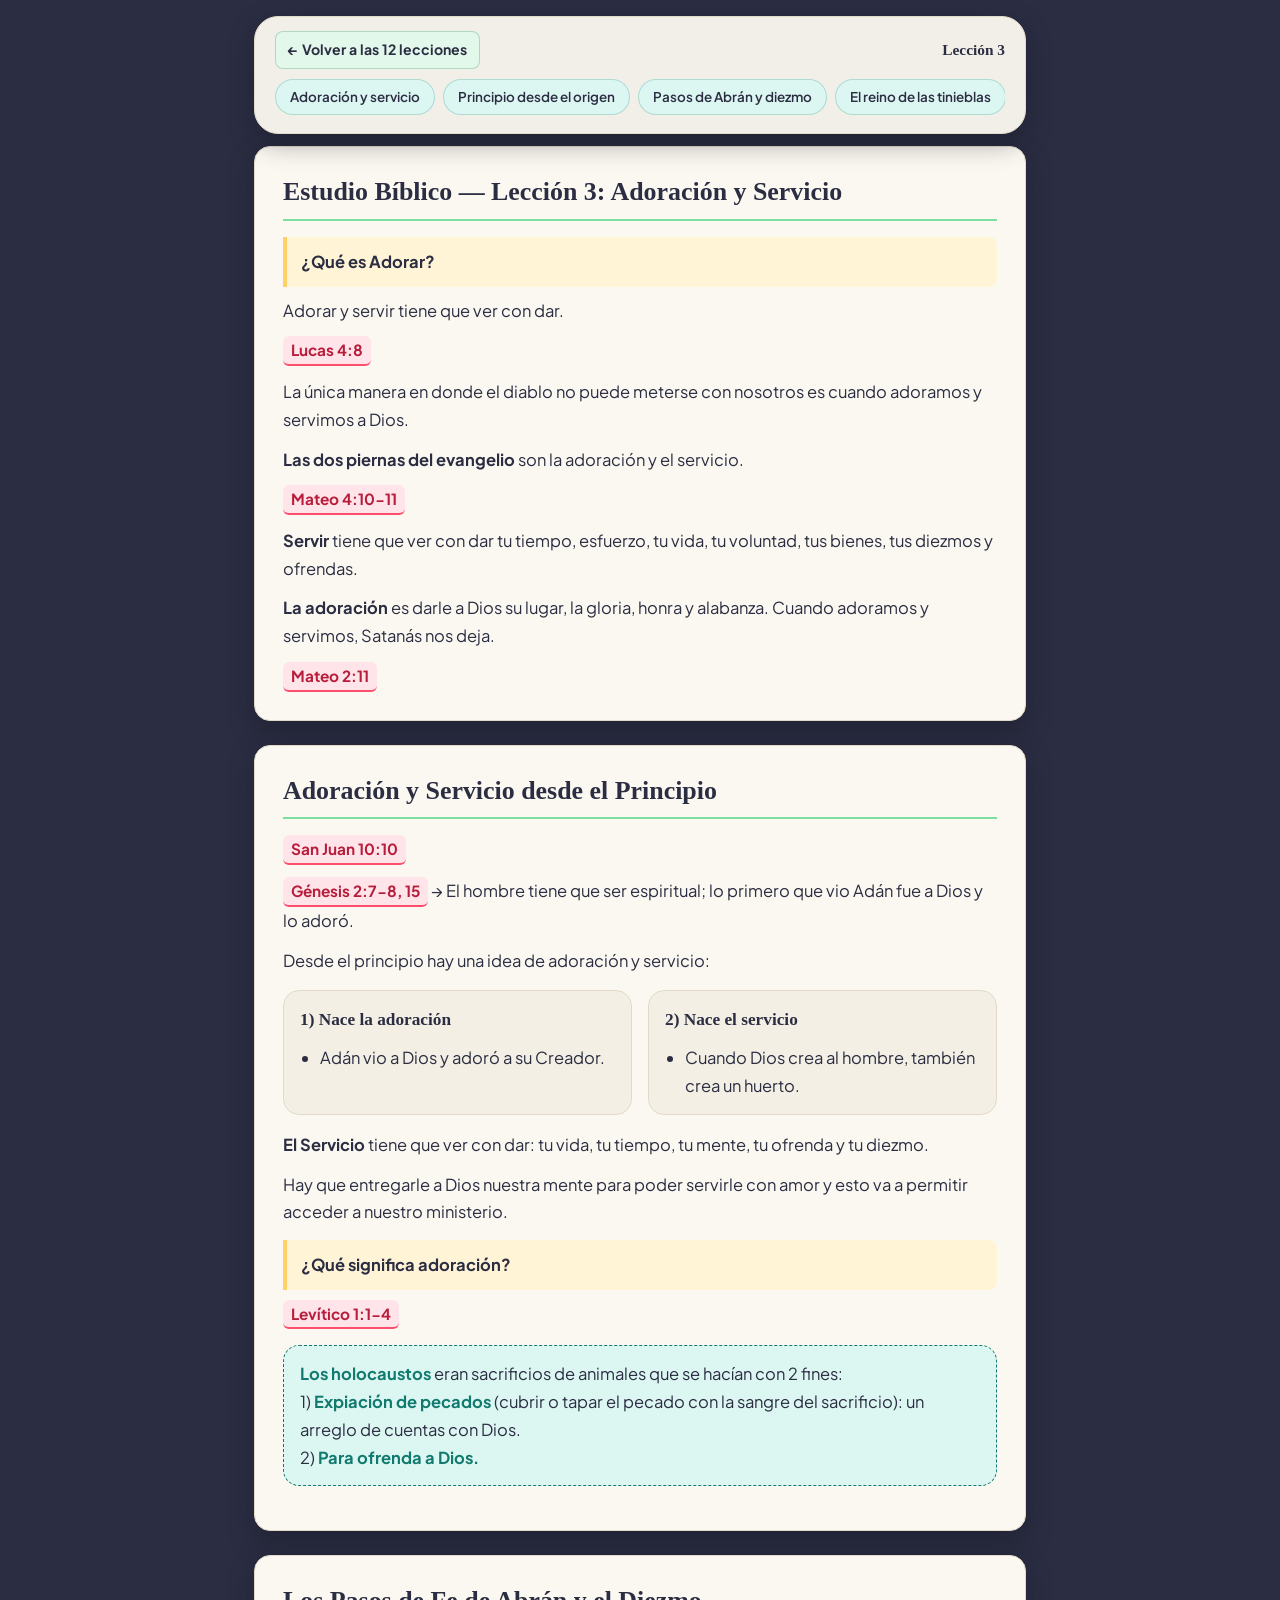
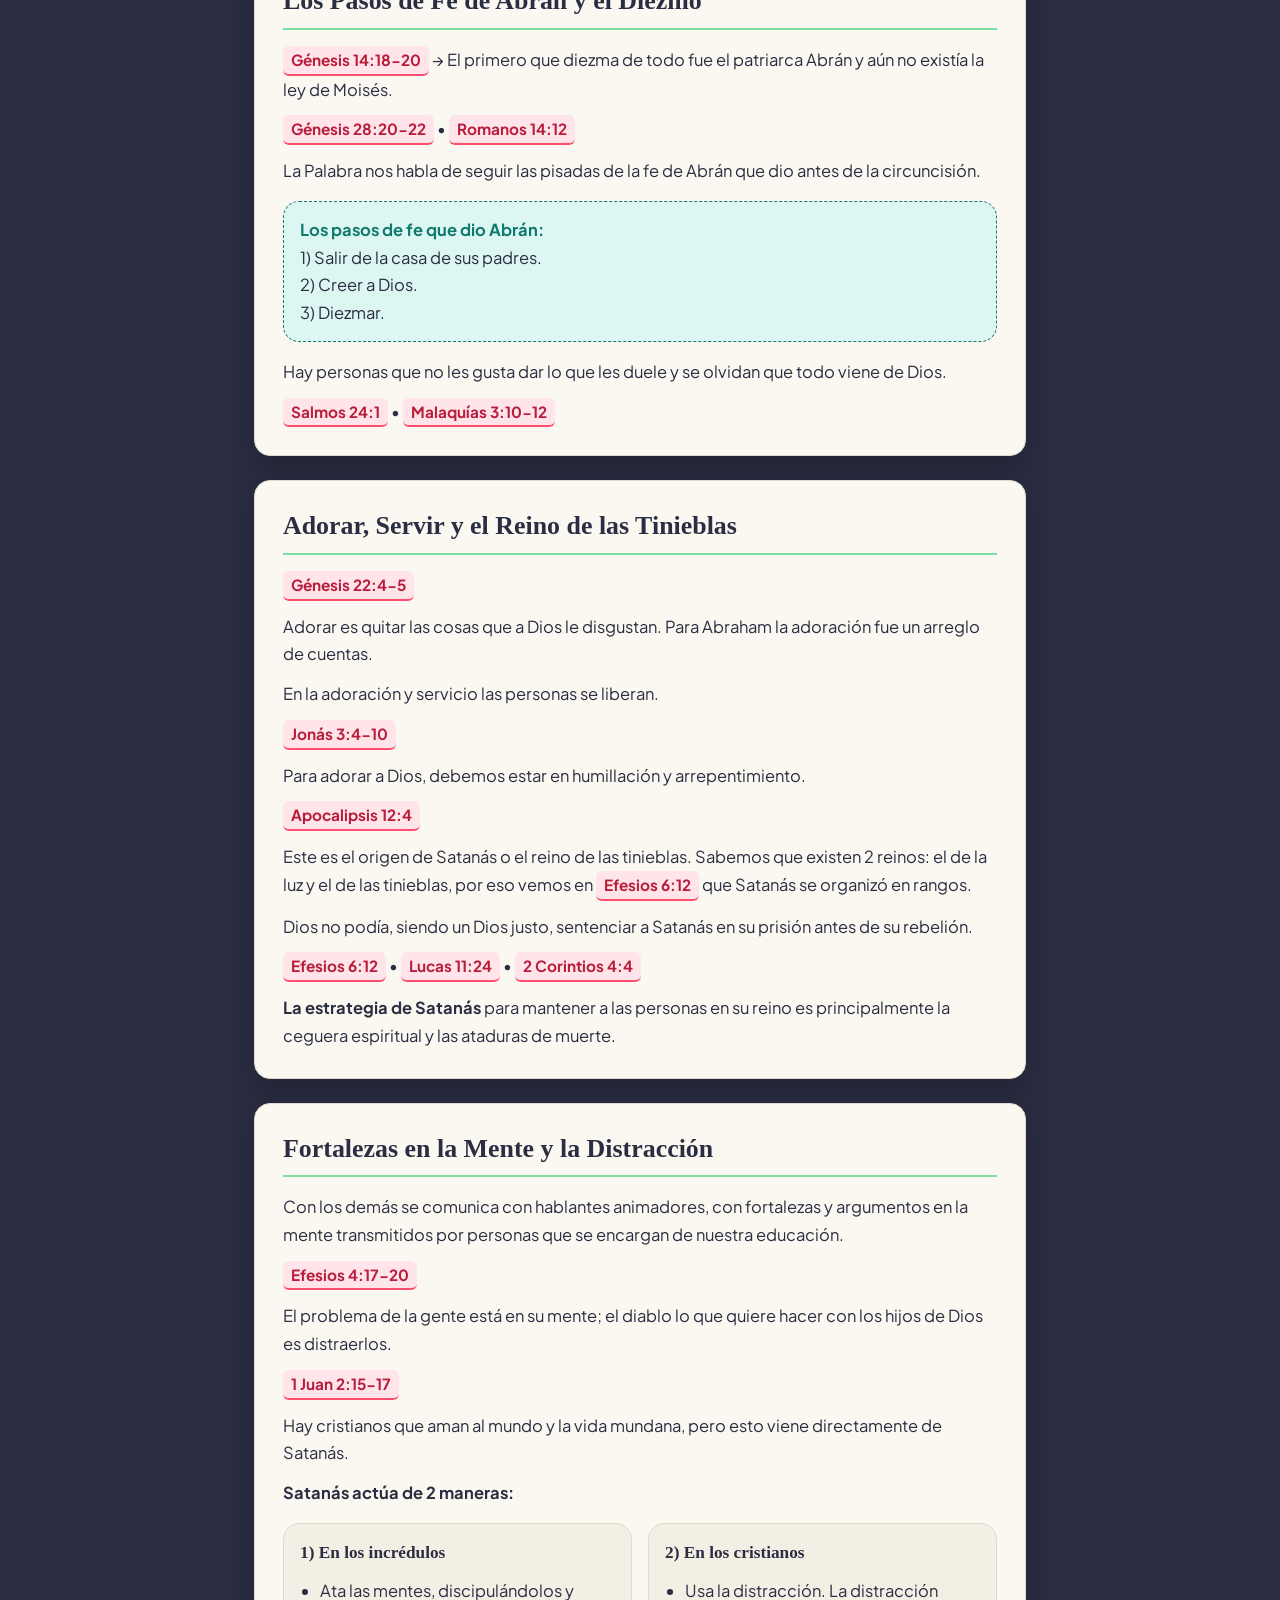
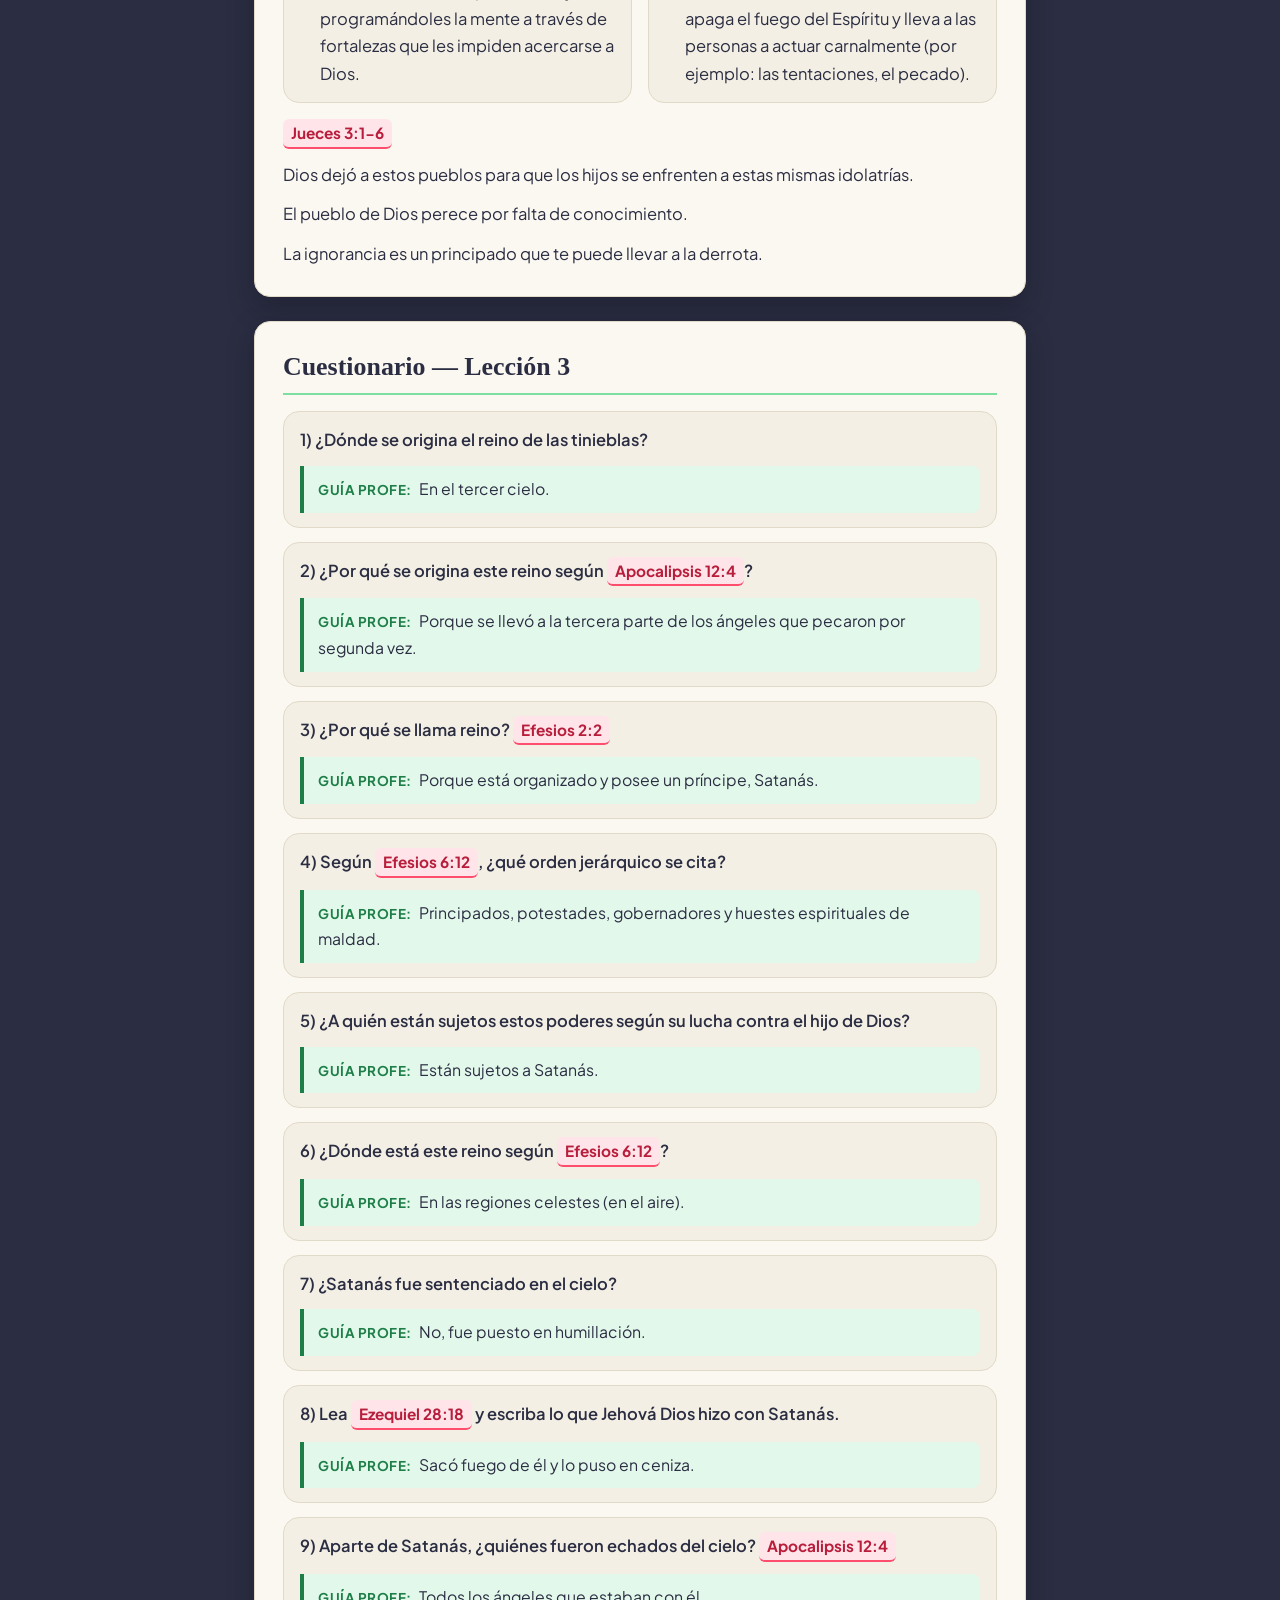
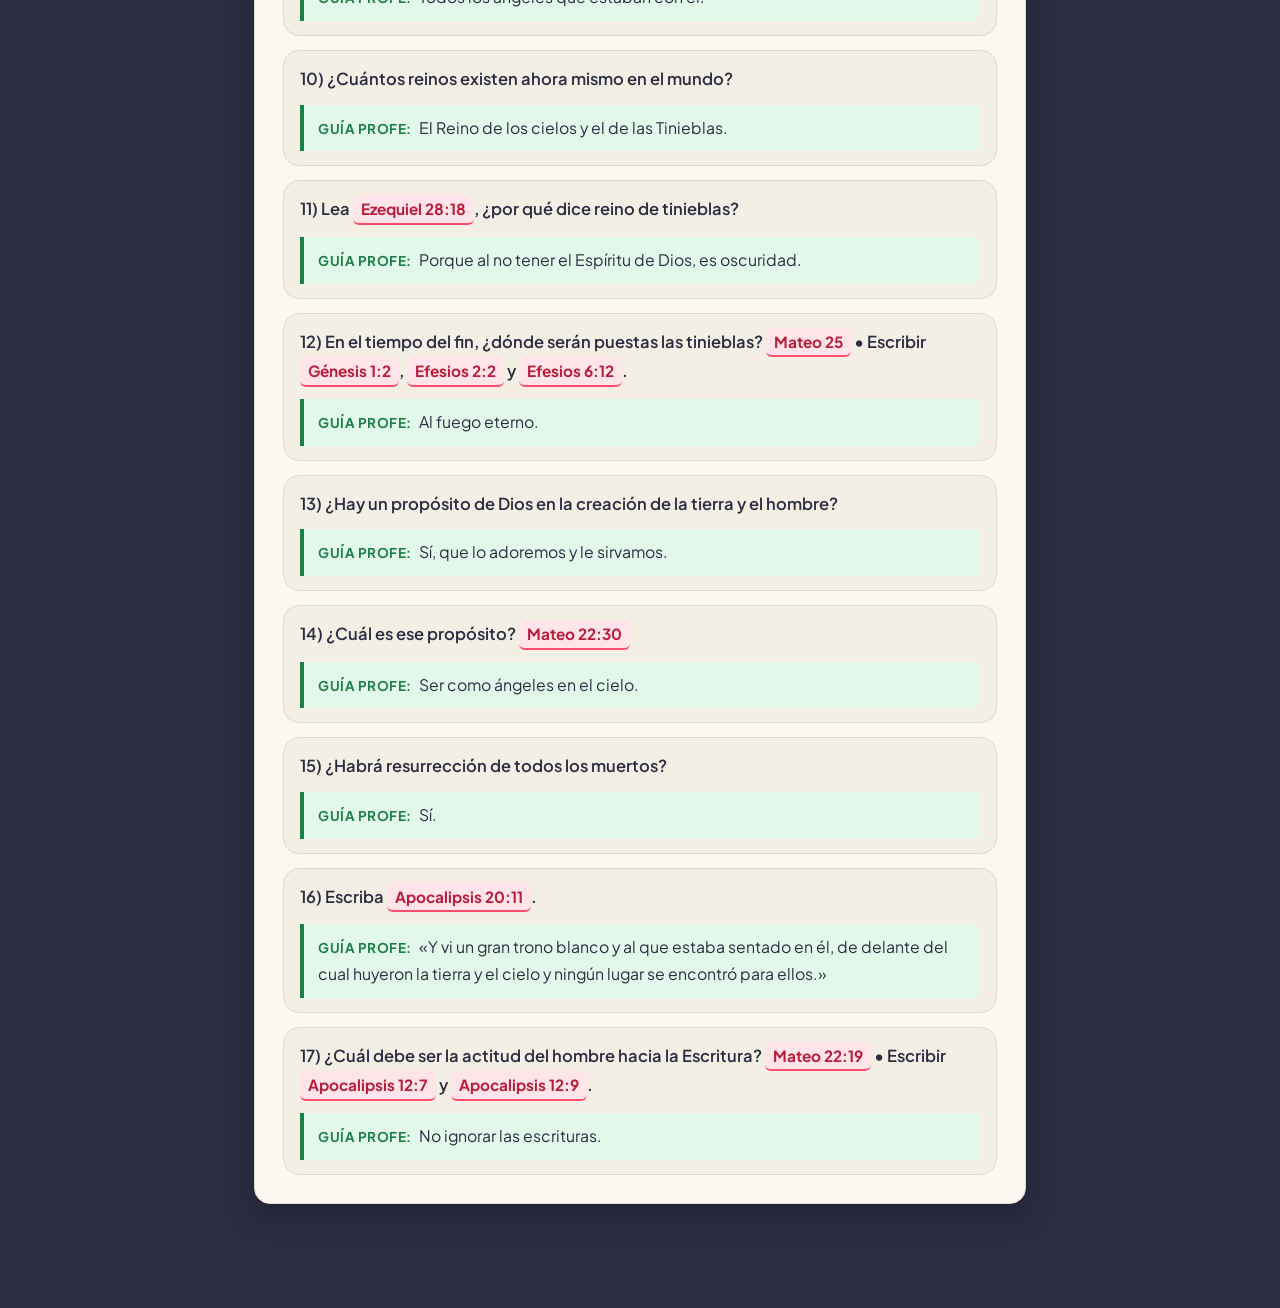
<file: leccion3.html>
<!DOCTYPE html>
<html lang="es">
<head>
  <meta charset="UTF-8">
  <meta name="viewport" content="width=device-width, initial-scale=1.0">
  <title>Lección 3 - Guía del Maestro</title>
  
  <link rel="preconnect" href="https://fonts.googleapis.com">
  <link rel="preconnect" href="https://fonts.gstatic.com" crossorigin>
  <link href="https://fonts.googleapis.com/css2?family=Fraunces:opsz,wght@9..144,400;9..144,500;9..144,600&family=Playfair+Display:wght@600;700&family=Plus+Jakarta+Sans:wght@600;700&display=swap" rel="stylesheet">
  
  <link rel="stylesheet" href="styles.css">
  <link rel="icon" type="image/png" sizes="32x32" href="icon.png">
<link rel="apple-touch-icon" sizes="180x180" href="icon.png">
</head>
<body>

  <main class="leccion-container">
    
    <!-- Barra superior fija con navegación y subtemas -->
    <nav class="top-nav">
      <div class="nav-header">
        <a href="index.html" class="btn-volver">← Volver a las 12 lecciones</a>
        <span class="nav-titulo">Lección 3</span>
      </div>
      
      <div class="subtemas-bar">
        <a href="#adoracion-servicio" class="btn-subtema">Adoración y servicio</a>
        <a href="#principio-origen" class="btn-subtema">Principio desde el origen</a>
        <a href="#abran-diezmo" class="btn-subtema">Pasos de Abrán y diezmo</a>
        <a href="#reino-tinieblas" class="btn-subtema">El reino de las tinieblas</a>
        <a href="#distraccion-mente" class="btn-subtema">Mente y distracción</a>
        <a href="#cuestionario" class="btn-subtema">Cuestionario</a>
      </div>
    </nav>

    <!-- BLOQUE 1: ADORACIÓN Y SERVICIO -->
    <section id="adoracion-servicio" class="bloque-tema">
      <h2>Estudio Bíblico — Lección 3: Adoración y Servicio</h2>
      
      <p class="pregunta">¿Qué es Adorar?</p>
      <p>Adorar y servir tiene que ver con dar.</p>

      <p>
        <a href="https://www.biblegateway.com/passage/?search=Lucas+4%3A8&version=RVR1960" target="_blank" rel="noopener noreferrer" class="cita">Lucas 4:8</a>
      </p>

      <p>La única manera en donde el diablo no puede meterse con nosotros es cuando adoramos y servimos a Dios.</p>
      <p><strong>Las dos piernas del evangelio</strong> son la adoración y el servicio.</p>

      <p><a href="https://www.biblegateway.com/passage/?search=Mateo+4%3A10-11&version=RVR1960" target="_blank" rel="noopener noreferrer" class="cita">Mateo 4:10-11</a></p>

      <p><strong>Servir</strong> tiene que ver con dar tu tiempo, esfuerzo, tu vida, tu voluntad, tus bienes, tus diezmos y ofrendas.</p>
      <p><strong>La adoración</strong> es darle a Dios su lugar, la gloria, honra y alabanza. Cuando adoramos y servimos, Satanás nos deja.</p>

      <p><a href="https://www.biblegateway.com/passage/?search=Mateo+2%3A11&version=RVR1960" target="_blank" rel="noopener noreferrer" class="cita">Mateo 2:11</a></p>
    </section>

    <!-- BLOQUE 2: PRINCIPIO DESDE EL ORIGEN -->
    <section id="principio-origen" class="bloque-tema">
      <h2>Adoración y Servicio desde el Principio</h2>
      
      <p><a href="https://www.biblegateway.com/passage/?search=Juan+10%3A10&version=RVR1960" target="_blank" rel="noopener noreferrer" class="cita">San Juan 10:10</a></p>
      <p><a href="https://www.biblegateway.com/passage/?search=G%C3%A9nesis+2%3A7-8%2C15&version=RVR1960" target="_blank" rel="noopener noreferrer" class="cita">Génesis 2:7-8, 15</a> → El hombre tiene que ser espiritual; lo primero que vio Adán fue a Dios y lo adoró.</p>

      <p>Desde el principio hay una idea de adoración y servicio:</p>
      <div class="comparativa-grid">
        <div class="columna-lista">
          <h3>1) Nace la adoración</h3>
          <ul>
            <li>Adán vio a Dios y adoró a su Creador.</li>
          </ul>
        </div>
        <div class="columna-lista">
          <h3>2) Nace el servicio</h3>
          <ul>
            <li>Cuando Dios crea al hombre, también crea un huerto.</li>
          </ul>
        </div>
      </div>

      <p><strong>El Servicio</strong> tiene que ver con dar: tu vida, tu tiempo, tu mente, tu ofrenda y tu diezmo.</p>
      <p>Hay que entregarle a Dios nuestra mente para poder servirle con amor y esto va a permitir acceder a nuestro ministerio.</p>

      <p class="pregunta">¿Qué significa adoración?</p>
      <p><a href="https://www.biblegateway.com/passage/?search=Lev%C3%ADtico+1%3A1-4&version=RVR1960" target="_blank" rel="noopener noreferrer" class="cita">Levítico 1:1-4</a></p>

      <div class="ilustracion-box">
        <strong>Los holocaustos</strong> eran sacrificios de animales que se hacían con 2 fines:
        <br>1) <strong>Expiación de pecados</strong> (cubrir o tapar el pecado con la sangre del sacrificio): un arreglo de cuentas con Dios.
        <br>2) <strong>Para ofrenda a Dios.</strong>
      </div>
    </section>

    <!-- BLOQUE 3: PASOS DE ABRÁN Y DIEZMO -->
    <section id="abran-diezmo" class="bloque-tema">
      <h2>Los Pasos de Fe de Abrán y el Diezmo</h2>
      
      <p><a href="https://www.biblegateway.com/passage/?search=G%C3%A9nesis+14%3A18-20&version=RVR1960" target="_blank" rel="noopener noreferrer" class="cita">Génesis 14:18-20</a> → El primero que diezma de todo fue el patriarca Abrán y aún no existía la ley de Moisés.</p>

      <p>
        <a href="https://www.biblegateway.com/passage/?search=G%C3%A9nesis+28%3A20-22&version=RVR1960" target="_blank" rel="noopener noreferrer" class="cita">Génesis 28:20-22</a> • 
        <a href="https://www.biblegateway.com/passage/?search=Romanos+14%3A12&version=RVR1960" target="_blank" rel="noopener noreferrer" class="cita">Romanos 14:12</a>
      </p>

      <p>La Palabra nos habla de seguir las pisadas de la fe de Abrán que dio antes de la circuncisión.</p>

      <div class="ilustracion-box">
        <strong>Los pasos de fe que dio Abrán:</strong>
        <br>1) Salir de la casa de sus padres.
        <br>2) Creer a Dios.
        <br>3) Diezmar.
      </div>

      <p>Hay personas que no les gusta dar lo que les duele y se olvidan que todo viene de Dios.</p>

      <p>
        <a href="https://www.biblegateway.com/passage/?search=Salmos+24%3A1&version=RVR1960" target="_blank" rel="noopener noreferrer" class="cita">Salmos 24:1</a> • 
        <a href="https://www.biblegateway.com/passage/?search=Malaqu%C3%ADas+3%3A10-12&version=RVR1960" target="_blank" rel="noopener noreferrer" class="cita">Malaquías 3:10-12</a>
      </p>
    </section>

    <!-- BLOQUE 4: EL REINO DE LAS TINIEBLAS -->
    <section id="reino-tinieblas" class="bloque-tema">
      <h2>Adorar, Servir y el Reino de las Tinieblas</h2>
      
      <p><a href="https://www.biblegateway.com/passage/?search=G%C3%A9nesis+22%3A4-5&version=RVR1960" target="_blank" rel="noopener noreferrer" class="cita">Génesis 22:4-5</a></p>
      <p>Adorar es quitar las cosas que a Dios le disgustan. Para Abraham la adoración fue un arreglo de cuentas.</p>
      <p>En la adoración y servicio las personas se liberan.</p>

      <p><a href="https://www.biblegateway.com/passage/?search=Jon%C3%A1s+3%3A4-10&version=RVR1960" target="_blank" rel="noopener noreferrer" class="cita">Jonás 3:4-10</a></p>
      <p>Para adorar a Dios, debemos estar en humillación y arrepentimiento.</p>

      <p><a href="https://www.biblegateway.com/passage/?search=Apocalipsis+12%3A4&version=RVR1960" target="_blank" rel="noopener noreferrer" class="cita">Apocalipsis 12:4</a></p>
      <p>Este es el origen de Satanás o el reino de las tinieblas. Sabemos que existen 2 reinos: el de la luz y el de las tinieblas, por eso vemos en <a href="https://www.biblegateway.com/passage/?search=Efesios+6%3A12&version=RVR1960" target="_blank" rel="noopener noreferrer" class="cita">Efesios 6:12</a> que Satanás se organizó en rangos.</p>

      <p>Dios no podía, siendo un Dios justo, sentenciar a Satanás en su prisión antes de su rebelión.</p>

      <p>
        <a href="https://www.biblegateway.com/passage/?search=Efesios+6%3A12&version=RVR1960" target="_blank" rel="noopener noreferrer" class="cita">Efesios 6:12</a> • 
        <a href="https://www.biblegateway.com/passage/?search=Lucas+11%3A24&version=RVR1960" target="_blank" rel="noopener noreferrer" class="cita">Lucas 11:24</a> • 
        <a href="https://www.biblegateway.com/passage/?search=2+Corintios+4%3A4&version=RVR1960" target="_blank" rel="noopener noreferrer" class="cita">2 Corintios 4:4</a>
      </p>

      <p><strong>La estrategia de Satanás</strong> para mantener a las personas en su reino es principalmente la ceguera espiritual y las ataduras de muerte.</p>
    </section>

    <!-- BLOQUE 5: MENTE Y DISTRACCIÓN -->
    <section id="distraccion-mente" class="bloque-tema">
      <h2>Fortalezas en la Mente y la Distracción</h2>
      
      <p>Con los demás se comunica con hablantes animadores, con fortalezas y argumentos en la mente transmitidos por personas que se encargan de nuestra educación.</p>

      <p><a href="https://www.biblegateway.com/passage/?search=Efesios+4%3A17-20&version=RVR1960" target="_blank" rel="noopener noreferrer" class="cita">Efesios 4:17-20</a></p>
      <p>El problema de la gente está en su mente; el diablo lo que quiere hacer con los hijos de Dios es distraerlos.</p>

      <p><a href="https://www.biblegateway.com/passage/?search=1+Juan+2%3A15-17&version=RVR1960" target="_blank" rel="noopener noreferrer" class="cita">1 Juan 2:15-17</a></p>
      <p>Hay cristianos que aman al mundo y la vida mundana, pero esto viene directamente de Satanás.</p>

      <p><strong>Satanás actúa de 2 maneras:</strong></p>
      <div class="comparativa-grid">
        <div class="columna-lista">
          <h3>1) En los incrédulos</h3>
          <ul>
            <li>Ata las mentes, discipulándolos y programándoles la mente a través de fortalezas que les impiden acercarse a Dios.</li>
          </ul>
        </div>
        <div class="columna-lista">
          <h3>2) En los cristianos</h3>
          <ul>
            <li>Usa la distracción. La distracción apaga el fuego del Espíritu y lleva a las personas a actuar carnalmente (por ejemplo: las tentaciones, el pecado).</li>
          </ul>
        </div>
      </div>

      <p><a href="https://www.biblegateway.com/passage/?search=Jueces+3%3A1-6&version=RVR1960" target="_blank" rel="noopener noreferrer" class="cita">Jueces 3:1-6</a></p>
      <p>Dios dejó a estos pueblos para que los hijos se enfrenten a estas mismas idolatrías.</p>
      <p>El pueblo de Dios perece por falta de conocimiento.</p>
      <p>La ignorancia es un principado que te puede llevar a la derrota.</p>
    </section>

    <!-- BLOQUE 6: CUESTIONARIO (GUÍA PARA PROFES) -->
    <section id="cuestionario" class="bloque-tema">
      <h2>Cuestionario — Lección 3</h2>

      <div class="profe-item">
        <p class="profe-consigna">1) ¿Dónde se origina el reino de las tinieblas?</p>
        <p class="profe-clave"><strong>Guía profe:</strong> En el tercer cielo.</p>
      </div>

      <div class="profe-item">
        <p class="profe-consigna">2) ¿Por qué se origina este reino según <a href="https://www.biblegateway.com/passage/?search=Apocalipsis+12%3A4&version=RVR1960" target="_blank" rel="noopener noreferrer" class="cita">Apocalipsis 12:4</a>?</p>
        <p class="profe-clave"><strong>Guía profe:</strong> Porque se llevó a la tercera parte de los ángeles que pecaron por segunda vez.</p>
      </div>

      <div class="profe-item">
        <p class="profe-consigna">3) ¿Por qué se llama reino? <a href="https://www.biblegateway.com/passage/?search=Efesios+2%3A2&version=RVR1960" target="_blank" rel="noopener noreferrer" class="cita">Efesios 2:2</a></p>
        <p class="profe-clave"><strong>Guía profe:</strong> Porque está organizado y posee un príncipe, Satanás.</p>
      </div>

      <div class="profe-item">
        <p class="profe-consigna">4) Según <a href="https://www.biblegateway.com/passage/?search=Efesios+6%3A12&version=RVR1960" target="_blank" rel="noopener noreferrer" class="cita">Efesios 6:12</a>, ¿qué orden jerárquico se cita?</p>
        <p class="profe-clave"><strong>Guía profe:</strong> Principados, potestades, gobernadores y huestes espirituales de maldad.</p>
      </div>

      <div class="profe-item">
        <p class="profe-consigna">5) ¿A quién están sujetos estos poderes según su lucha contra el hijo de Dios?</p>
        <p class="profe-clave"><strong>Guía profe:</strong> Están sujetos a Satanás.</p>
      </div>

      <div class="profe-item">
        <p class="profe-consigna">6) ¿Dónde está este reino según <a href="https://www.biblegateway.com/passage/?search=Efesios+6%3A12&version=RVR1960" target="_blank" rel="noopener noreferrer" class="cita">Efesios 6:12</a>?</p>
        <p class="profe-clave"><strong>Guía profe:</strong> En las regiones celestes (en el aire).</p>
      </div>

      <div class="profe-item">
        <p class="profe-consigna">7) ¿Satanás fue sentenciado en el cielo?</p>
        <p class="profe-clave"><strong>Guía profe:</strong> No, fue puesto en humillación.</p>
      </div>

      <div class="profe-item">
        <p class="profe-consigna">8) Lea <a href="https://www.biblegateway.com/passage/?search=Ezequiel+28%3A18&version=RVR1960" target="_blank" rel="noopener noreferrer" class="cita">Ezequiel 28:18</a> y escriba lo que Jehová Dios hizo con Satanás.</p>
        <p class="profe-clave"><strong>Guía profe:</strong> Sacó fuego de él y lo puso en ceniza.</p>
      </div>

      <div class="profe-item">
        <p class="profe-consigna">9) Aparte de Satanás, ¿quiénes fueron echados del cielo? <a href="https://www.biblegateway.com/passage/?search=Apocalipsis+12%3A4&version=RVR1960" target="_blank" rel="noopener noreferrer" class="cita">Apocalipsis 12:4</a></p>
        <p class="profe-clave"><strong>Guía profe:</strong> Todos los ángeles que estaban con él.</p>
      </div>

      <div class="profe-item">
        <p class="profe-consigna">10) ¿Cuántos reinos existen ahora mismo en el mundo?</p>
        <p class="profe-clave"><strong>Guía profe:</strong> El Reino de los cielos y el de las Tinieblas.</p>
      </div>

      <div class="profe-item">
        <p class="profe-consigna">11) Lea <a href="https://www.biblegateway.com/passage/?search=Ezequiel+28%3A18&version=RVR1960" target="_blank" rel="noopener noreferrer" class="cita">Ezequiel 28:18</a>, ¿por qué dice reino de tinieblas?</p>
        <p class="profe-clave"><strong>Guía profe:</strong> Porque al no tener el Espíritu de Dios, es oscuridad.</p>
      </div>

      <div class="profe-item">
        <p class="profe-consigna">12) En el tiempo del fin, ¿dónde serán puestas las tinieblas? <a href="https://www.biblegateway.com/passage/?search=Mateo+25&version=RVR1960" target="_blank" rel="noopener noreferrer" class="cita">Mateo 25</a> • Escribir <a href="https://www.biblegateway.com/passage/?search=G%C3%A9nesis+1%3A2&version=RVR1960" target="_blank" rel="noopener noreferrer" class="cita">Génesis 1:2</a>, <a href="https://www.biblegateway.com/passage/?search=Efesios+2%3A2&version=RVR1960" target="_blank" rel="noopener noreferrer" class="cita">Efesios 2:2</a> y <a href="https://www.biblegateway.com/passage/?search=Efesios+6%3A12&version=RVR1960" target="_blank" rel="noopener noreferrer" class="cita">Efesios 6:12</a>.</p>
        <p class="profe-clave"><strong>Guía profe:</strong> Al fuego eterno. </p>
      </div>

      <div class="profe-item">
        <p class="profe-consigna">13) ¿Hay un propósito de Dios en la creación de la tierra y el hombre?</p>
        <p class="profe-clave"><strong>Guía profe:</strong> Sí, que lo adoremos y le sirvamos.</p>
      </div>

      <div class="profe-item">
        <p class="profe-consigna">14) ¿Cuál es ese propósito? <a href="https://www.biblegateway.com/passage/?search=Mateo+22%3A30&version=RVR1960" target="_blank" rel="noopener noreferrer" class="cita">Mateo 22:30</a></p>
        <p class="profe-clave"><strong>Guía profe:</strong> Ser como ángeles en el cielo.</p>
      </div>

      <div class="profe-item">
        <p class="profe-consigna">15) ¿Habrá resurrección de todos los muertos?</p>
        <p class="profe-clave"><strong>Guía profe:</strong> Sí.</p>
      </div>

      <div class="profe-item">
        <p class="profe-consigna">16) Escriba <a href="https://www.biblegateway.com/passage/?search=Apocalipsis+20%3A11&version=RVR1960" target="_blank" rel="noopener noreferrer" class="cita">Apocalipsis 20:11</a>.</p>
        <p class="profe-clave"><strong>Guía profe:</strong> «Y vi un gran trono blanco y al que estaba sentado en él, de delante del cual huyeron la tierra y el cielo y ningún lugar se encontró para ellos.»</p>
      </div>

      <div class="profe-item">
        <p class="profe-consigna">17) ¿Cuál debe ser la actitud del hombre hacia la Escritura? <a href="https://www.biblegateway.com/passage/?search=Mateo+22%3A19&version=RVR1960" target="_blank" rel="noopener noreferrer" class="cita">Mateo 22:19</a> • Escribir <a href="https://www.biblegateway.com/passage/?search=Apocalipsis+12%3A7&version=RVR1960" target="_blank" rel="noopener noreferrer" class="cita">Apocalipsis 12:7</a> y <a href="https://www.biblegateway.com/passage/?search=Apocalipsis+12%3A9&version=RVR1960" target="_blank" rel="noopener noreferrer" class="cita">Apocalipsis 12:9</a>.</p>
        <p class="profe-clave"><strong>Guía profe:</strong> No ignorar las escrituras. </p>
      </div>
    </section>

  </main>

</body>
</html>
</file>
<file: styles.css>
:root {
  --bg-page: #2B2D42;
  --bg-manteca: #FBF8F1;
  --bg-manteca-soft: #F3EFE4;
  --bg-nav: rgba(251, 248, 241, 0.96);
  --bg-question: #FFF4D6;
  --bg-tint-mint: #E2F8EA;
  --bg-tint-teal: #DCF6F2;
  --bg-tint-coral: #FFE5EA;

  --ink-dark: #2B2D42;
  --ink-muted: #4E546E;
  --ink-on-dark: #FBF8F1;
  --ink-on-dark-soft: #D7DCEB;

  --mint: #7CDE9F;
  --mint-dark: #1E7E48;
  --teal: #2DD4BF;
  --teal-dark: #117A6F;
  --coral: #FF4D6D;
  --coral-dark: #B81D3B;
  --amber: #FFD166;
  --amber-dark: #8A5A00;

  --line-manteca: #E2DAC8;
  --line-dark: rgba(251, 248, 241, 0.22);
  --shadow-sm: 0 3px 12px rgba(15, 16, 28, 0.22);
  --shadow-md: 0 10px 26px rgba(15, 16, 28, 0.34);
  --radius-sm: 8px;
  --radius-md: 16px;
  --radius-pill: 999px;
}

*,
*::before,
*::after {
  box-sizing: border-box;
}

html {
  background-color: var(--bg-page);
  scroll-behavior: smooth;
  scroll-padding-top: 136px;
}

body {
  margin: 0;
  background-color: var(--bg-page);
  color: var(--ink-dark);
  font-family: "Plus Jakarta Sans", -apple-system, BlinkMacSystemFont, sans-serif;
  font-size: 16.5px;
  line-height: 1.68;
  -webkit-font-smoothing: antialiased;
}

/* Portada: encabezado y grilla de 12 lecciones */
.container {
  width: 100%;
  max-width: 980px;
  margin: 0 auto;
  padding: 24px 16px 64px;
}

.header-principal {
  background: linear-gradient(140deg, #363954 0%, #222436 65%, #1A3337 140%);
  color: var(--ink-on-dark);
  border: 1px solid var(--line-dark);
  border-bottom: 4px solid var(--amber);
  border-radius: var(--radius-md);
  padding: 34px 20px;
  text-align: center;
  margin-bottom: 24px;
  box-shadow: var(--shadow-md);
}

.header-principal h1 {
  font-family: "Lora", Georgia, serif;
  font-size: clamp(1.9rem, 4.2vw, 2.6rem);
  font-weight: 700;
  line-height: 1.2;
  color: var(--ink-on-dark);
  margin: 0 0 8px;
}

.header-principal p {
  margin: 0;
  font-size: 1.02rem;
  color: var(--mint);
}

.grid-lecciones {
  display: grid;
  grid-template-columns: 1fr;
  gap: 14px;
}

.card-leccion {
  display: flex;
  flex-direction: column;
  gap: 5px;
  text-decoration: none;
  background-color: var(--bg-manteca);
  border: 1px solid var(--line-manteca);
  border-top: 4px solid var(--teal);
  border-radius: var(--radius-md);
  padding: 18px 20px;
  box-shadow: var(--shadow-sm);
  transition: transform 0.2s ease, background-color 0.2s ease, border-color 0.2s ease, box-shadow 0.2s ease;
}

.grid-lecciones .card-leccion:nth-child(3n + 2) {
  border-top-color: var(--coral);
}

.grid-lecciones .card-leccion:nth-child(3n) {
  border-top-color: var(--amber);
}

.card-leccion:hover,
.card-leccion:focus-visible {
  transform: translateY(-3px);
  background-color: #FFFDF8;
  border-color: var(--mint);
  box-shadow: var(--shadow-md);
  outline: none;
}

.card-leccion .numero {
  display: inline-flex;
  align-items: center;
  justify-content: center;
  width: 32px;
  height: 32px;
  border-radius: var(--radius-pill);
  background-color: var(--bg-tint-mint);
  color: var(--mint-dark);
  font-size: 0.9rem;
  font-weight: 700;
  margin-bottom: 4px;
}

.grid-lecciones .card-leccion:nth-child(3n + 2) .numero {
  background-color: var(--bg-tint-coral);
  color: var(--coral-dark);
}

.grid-lecciones .card-leccion:nth-child(3n) .numero {
  background-color: var(--bg-question);
  color: var(--amber-dark);
}

.card-leccion h2 {
  font-family: "Lora", Georgia, serif;
  font-size: 1.22rem;
  font-weight: 700;
  line-height: 1.3;
  color: var(--ink-dark);
  margin: 0;
}

.card-leccion .subtitulo {
  font-size: 0.94rem;
  color: var(--ink-muted);
}

/* Vista interior de lección */
.leccion-container {
  width: 100%;
  max-width: 820px;
  margin: 0 auto;
  padding: 0 16px 64px;
}

.top-nav {
  position: sticky;
  top: 16px;
  z-index: 100;
  background-color: var(--bg-nav);
  backdrop-filter: blur(10px);
  border: 1px solid var(--line-manteca);
  border-radius: 24px;
  margin: 0 0 24px;
  padding: 12px 16px 14px;
  box-shadow: var(--shadow-md);
}

.nav-header {
  display: flex;
  align-items: center;
  justify-content: space-between;
  gap: 12px;
  margin-bottom: 10px;
}

.btn-volver {
  display: inline-flex;
  align-items: center;
  gap: 6px;
  text-decoration: none;
  font-size: 0.88rem;
  font-weight: 700;
  color: var(--ink-dark);
  background-color: var(--bg-tint-mint);
  border: 1px solid rgba(30, 126, 72, 0.25);
  padding: 6px 12px;
  border-radius: var(--radius-sm);
  transition: background-color 0.2s ease, color 0.2s ease;
}

.btn-volver:hover {
  background-color: var(--ink-dark);
  color: var(--ink-on-dark);
}

.nav-titulo {
  font-family: "Lora", Georgia, serif;
  font-size: 0.96rem;
  font-weight: 700;
  color: var(--ink-dark);
}

.subtemas-bar {
  display: flex;
  flex-wrap: nowrap;
  gap: 8px;
  overflow-x: auto;
  padding-bottom: 2px;
  scrollbar-width: none;
  -ms-overflow-style: none;
}

.subtemas-bar::-webkit-scrollbar {
  display: none;
}

.btn-subtema {
  flex: 0 0 auto;
  text-decoration: none;
  font-size: 0.84rem;
  font-weight: 600;
  color: var(--ink-dark);
  background-color: var(--bg-tint-teal);
  border: 1px solid rgba(17, 122, 111, 0.22);
  border-radius: var(--radius-pill);
  padding: 6px 14px;
  white-space: nowrap;
  transition: all 0.2s ease;
}

.btn-subtema:hover,
.btn-subtema:focus-visible {
  background-color: var(--coral);
  border-color: var(--coral);
  color: var(--ink-on-dark);
  outline: none;
}

/* Bloques temáticos en tono manteca */
.bloque-tema {
  background-color: var(--bg-manteca);
  border: 1px solid var(--line-manteca);
  border-radius: var(--radius-md);
  padding: 22px 18px;
  margin-bottom: 20px;
  box-shadow: var(--shadow-md);
}

.bloque-tema h2 {
  font-family: "Lora", Georgia, serif;
  font-size: 1.44rem;
  line-height: 1.3;
  color: var(--ink-dark);
  margin: 0 0 16px;
  padding-bottom: 10px;
  border-bottom: 2px solid var(--mint);
}

.bloque-tema h3 {
  font-family: "Lora", Georgia, serif;
  font-size: 1.08rem;
  color: var(--ink-dark);
  margin: 0 0 10px;
}

.bloque-tema p {
  margin: 0 0 12px;
  color: var(--ink-dark);
}

.bloque-tema p:last-child {
  margin-bottom: 0;
}

.bloque-tema p.pregunta {
  background-color: var(--bg-question);
  border-left: 4px solid var(--amber);
  border-radius: 0 var(--radius-sm) var(--radius-sm) 0;
  padding: 11px 14px;
  margin: 14px 0 10px;
  font-weight: 700;
  color: var(--ink-dark);
}

/* Citas bíblicas */
a.cita {
  display: inline-block;
  text-decoration: none;
  font-weight: 700;
  font-size: 0.93em;
  color: var(--coral-dark);
  background-color: var(--bg-tint-coral);
  padding: 1px 8px;
  border-radius: 6px;
  border-bottom: 2px solid var(--coral);
  transition: background-color 0.2s ease, color 0.2s ease;
}

a.cita:hover {
  background-color: var(--coral);
  color: var(--ink-on-dark);
}

/* Cajas, esquemas y comparativas */
.ilustracion-box {
  background-color: var(--bg-tint-teal);
  border: 1px dashed var(--teal-dark);
  border-radius: var(--radius-md);
  padding: 14px 16px;
  margin: 16px 0;
  color: var(--ink-dark);
}

.ilustracion-box strong {
  color: var(--teal-dark);
}

.img-esquema {
  display: block;
  width: 100%;
  height: auto;
  margin-top: 12px;
  border-radius: var(--radius-sm);
  border: 1px solid var(--line-manteca);
}

.comparativa-grid {
  display: grid;
  grid-template-columns: 1fr;
  gap: 14px;
  margin: 16px 0;
}

.columna-lista {
  background-color: var(--bg-manteca-soft);
  border: 1px solid var(--line-manteca);
  border-radius: var(--radius-md);
  padding: 14px 16px;
}

.columna-lista ul {
  margin: 0;
  padding-left: 20px;
}

.columna-lista li {
  margin-bottom: 6px;
  color: var(--ink-dark);
}

.columna-lista li:last-child {
  margin-bottom: 0;
}

@media (min-width: 560px) {
  .grid-lecciones {
    grid-template-columns: repeat(2, 1fr);
    gap: 16px;
  }
}

@media (min-width: 640px) {
  html {
    scroll-padding-top: 142px;
  }

  .leccion-container {
    padding: 0 24px 80px;
  }

  .top-nav {
    margin: 0 0 28px;
    padding: 14px 20px 16px;
  }

  .bloque-tema {
    padding: 28px 28px;
    margin-bottom: 24px;
  }

  .bloque-tema h2 {
    font-size: 1.62rem;
  }

  .comparativa-grid {
    grid-template-columns: repeat(2, 1fr);
    gap: 16px;
  }
}

@media (min-width: 860px) {
  .container {
    padding: 40px 24px 80px;
  }

  .header-principal {
    padding: 38px 28px;
  }

  .grid-lecciones {
    grid-template-columns: repeat(3, 1fr);
    gap: 18px;
  }
}

@media print {
  html,
  body {
    background: #ffffff;
    color: #111111;
  }

  .top-nav {
    position: static;
    background: none;
    border: none;
    box-shadow: none;
  }

  .subtemas-bar,
  .btn-volver {
    display: none;
  }

  .bloque-tema {
    background: #ffffff;
    box-shadow: none;
    border: 1px solid #cccccc;
    break-inside: avoid;
  }
}
.profe-item {
  background-color: var(--bg-manteca-soft);
  border: 1px solid var(--line-manteca);
  border-radius: var(--radius-md);
  padding: 14px 16px;
  margin-bottom: 14px;
}

.profe-item:last-child {
  margin-bottom: 0;
}

.profe-consigna {
  margin: 0 0 10px;
  font-weight: 600;
  color: var(--ink-dark);
}

.profe-clave {
  margin: 0;
  padding: 10px 14px;
  background-color: var(--bg-tint-mint);
  border-left: 4px solid var(--mint-dark);
  border-radius: 0 var(--radius-sm) var(--radius-sm) 0;
  color: var(--ink-dark);
  font-size: 0.96em;
}

.profe-clave strong {
  font-family: var(--font-ui);
  font-size: 0.85em;
  text-transform: uppercase;
  letter-spacing: 0.04em;
  color: var(--mint-dark);
  margin-right: 4px;
}
</file>
